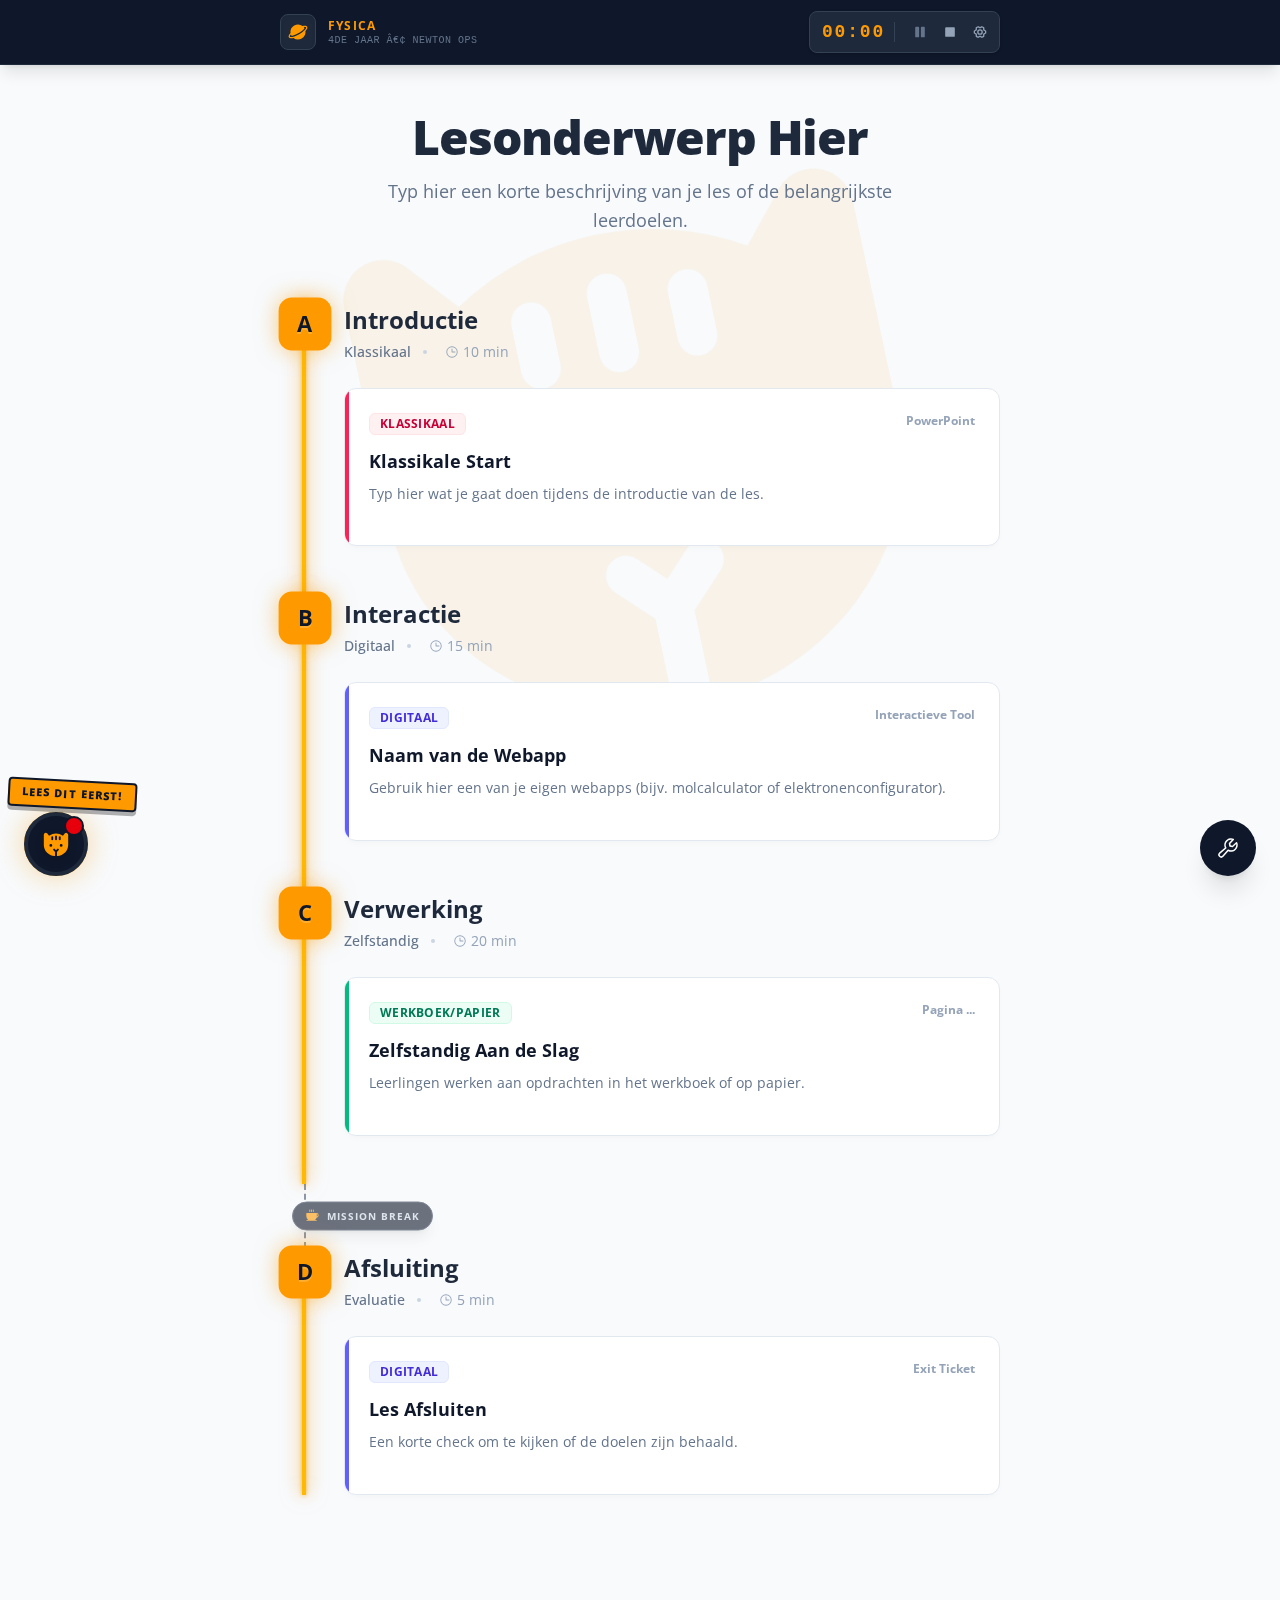
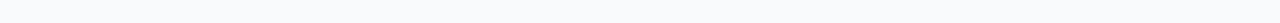
<file: index.html>
<!DOCTYPE html>
<html lang="nl">

<head>
  <meta charset="UTF-8" />
  <link rel="icon" type="image/svg+xml" href="./planner-icon.svg" />
  <meta name="viewport" content="width=device-width, initial-scale=1.0" />
  <title>Planner</title>
  
  <!-- PERFORMANCE: Preconnect to external domains for faster resource loading -->
  <link rel="preconnect" href="https://fonts.googleapis.com">
  <link rel="preconnect" href="https://fonts.gstatic.com" crossorigin>
  <link rel="preconnect" href="https://images.unsplash.com">
  <link rel="preconnect" href="https://www.desmos.com">
  

  <script type="module" crossorigin src="./assets/index-BydJW0sF.js"></script>
  <link rel="stylesheet" crossorigin href="./assets/index-DziK2HH8.css">
</head>

<body>
  <div id="app"></div>
</body>

</html>
</file>
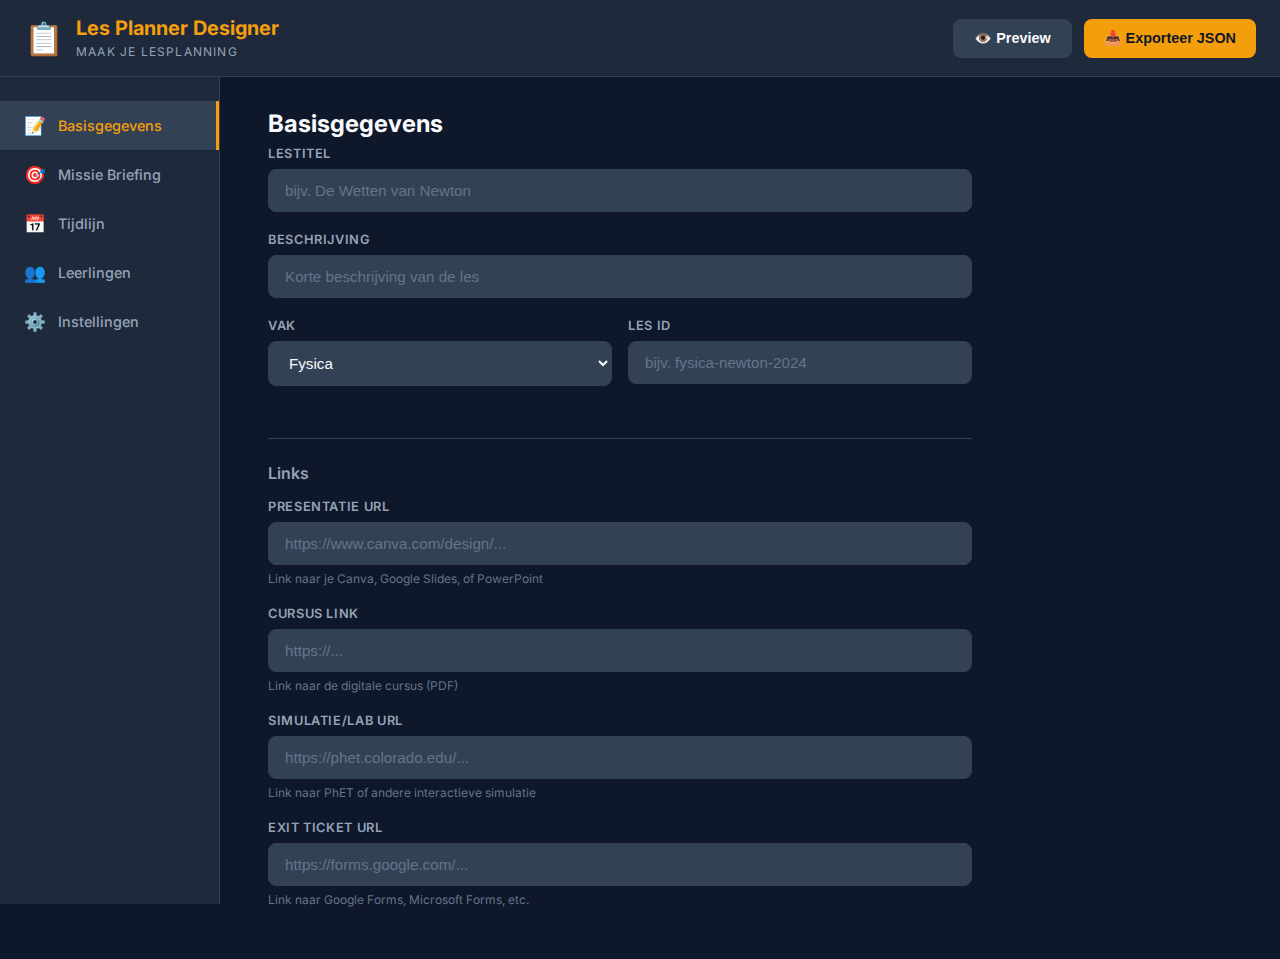
<file: designer/index.html>
<!DOCTYPE html>
<html lang="nl">
<head>
    <meta charset="UTF-8">
    <meta name="viewport" content="width=device-width, initial-scale=1.0">
    <title>Les Planner Designer</title>
    <link rel="stylesheet" href="style.css">
    <link rel="preconnect" href="https://fonts.googleapis.com">
    <link rel="preconnect" href="https://fonts.gstatic.com" crossorigin>
    <link href="https://fonts.googleapis.com/css2?family=Inter:wght@400;500;600;700&display=swap" rel="stylesheet">
</head>
<body>
    <div class="app">
        <!-- Header -->
        <header class="header">
            <div class="header-content">
                <div class="logo">
                    <span class="logo-icon">📋</span>
                    <div class="logo-text">
                        <h1>Les Planner Designer</h1>
                        <span class="logo-subtitle">Maak je lesplanning</span>
                    </div>
                </div>
                <div class="header-actions">
                    <button id="btn-preview" class="btn btn-secondary">👁️ Preview</button>
                    <button id="btn-export" class="btn btn-primary">📥 Exporteer JSON</button>
                </div>
            </div>
        </header>

        <!-- Main Content -->
        <main class="main">
            <!-- Sidebar Navigation -->
            <nav class="sidebar">
                <ul class="nav-list">
                    <li class="nav-item active" data-section="basics">
                        <span class="nav-icon">📝</span>
                        <span class="nav-label">Basisgegevens</span>
                    </li>
                    <li class="nav-item" data-section="briefing">
                        <span class="nav-icon">🎯</span>
                        <span class="nav-label">Missie Briefing</span>
                    </li>
                    <li class="nav-item" data-section="timeline">
                        <span class="nav-icon">📅</span>
                        <span class="nav-label">Tijdlijn</span>
                    </li>
                    <li class="nav-item" data-section="students">
                        <span class="nav-icon">👥</span>
                        <span class="nav-label">Leerlingen</span>
                    </li>
                    <li class="nav-item" data-section="settings">
                        <span class="nav-icon">⚙️</span>
                        <span class="nav-label">Instellingen</span>
                    </li>
                </ul>
            </nav>

            <!-- Content Sections -->
            <div class="content">
                <!-- Section: Basics -->
                <section id="section-basics" class="section active">
                    <h2 class="section-title">Basisgegevens</h2>
                    
                    <div class="form-group">
                        <label for="input-title">Lestitel</label>
                        <input type="text" id="input-title" placeholder="bijv. De Wetten van Newton">
                    </div>

                    <div class="form-group">
                        <label for="input-description">Beschrijving</label>
                        <input type="text" id="input-description" placeholder="Korte beschrijving van de les">
                    </div>

                    <div class="form-row">
                        <div class="form-group">
                            <label for="input-subject">Vak</label>
                            <select id="input-subject">
                                <option value="physics">Fysica</option>
                                <option value="chemistry">Chemie</option>
                            </select>
                        </div>
                        <div class="form-group">
                            <label for="input-id">Les ID</label>
                            <input type="text" id="input-id" placeholder="bijv. fysica-newton-2024">
                        </div>
                    </div>

                    <h3 class="subsection-title">Links</h3>
                    
                    <div class="form-group">
                        <label for="input-presentation">Presentatie URL</label>
                        <input type="url" id="input-presentation" placeholder="https://www.canva.com/design/...">
                        <span class="form-hint">Link naar je Canva, Google Slides, of PowerPoint</span>
                    </div>

                    <div class="form-group">
                        <label for="input-cursus">Cursus Link</label>
                        <input type="url" id="input-cursus" placeholder="https://...">
                        <span class="form-hint">Link naar de digitale cursus (PDF)</span>
                    </div>

                    <div class="form-group">
                        <label for="input-lab">Simulatie/Lab URL</label>
                        <input type="url" id="input-lab" placeholder="https://phet.colorado.edu/...">
                        <span class="form-hint">Link naar PhET of andere interactieve simulatie</span>
                    </div>

                    <div class="form-group">
                        <label for="input-exit">Exit Ticket URL</label>
                        <input type="url" id="input-exit" placeholder="https://forms.google.com/...">
                        <span class="form-hint">Link naar Google Forms, Microsoft Forms, etc.</span>
                    </div>
                </section>

                <!-- Section: Mission Briefing -->
                <section id="section-briefing" class="section">
                    <h2 class="section-title">Missie Briefing</h2>
                    
                    <div class="form-group">
                        <label>Leerdoelen (Fase 1)</label>
                        <div id="goals-list" class="dynamic-list"></div>
                        <button id="btn-add-goal" class="btn btn-small btn-add">+ Leerdoel toevoegen</button>
                    </div>

                    <div class="form-group">
                        <label>Voorkennis (Fase 2)</label>
                        <div id="prerequisites-list" class="dynamic-list"></div>
                        <button id="btn-add-prereq" class="btn btn-small btn-add">+ Voorkennis toevoegen</button>
                    </div>

                    <div class="form-group">
                        <label for="input-textbook">Handboek</label>
                        <input type="text" id="input-textbook" placeholder="bijv. Focus 3 Pelckmans - H5">
                    </div>

                    <div class="form-group">
                        <label>Uitrusting (Fase 3)</label>
                        <div id="equipment-list" class="dynamic-list"></div>
                        <button id="btn-add-equip" class="btn btn-small btn-add">+ Item toevoegen</button>
                    </div>

                    <h3 class="subsection-title">Werkboek Oplossingen</h3>
                    
                    <div class="form-group">
                        <label for="input-workbook-title">Titel</label>
                        <input type="text" id="input-workbook-title" placeholder="Werkboek Oplossingen">
                    </div>

                    <div class="form-group">
                        <label for="input-workbook-subtitle">Subtitel</label>
                        <input type="text" id="input-workbook-subtitle" placeholder="Pagina 12-15">
                    </div>

                    <div class="form-group">
                        <label for="input-workbook-content">Inhoud (Markdown)</label>
                        <textarea id="input-workbook-content" rows="5" placeholder="**Antwoorden:**\n- Vraag 1: 50N\n- Vraag 2: 2 m/s²"></textarea>
                        <span class="form-hint">Gebruik **bold** en - voor opsommingen</span>
                    </div>

                    <div class="form-group">
                        <label for="input-workbook-link">Externe Link</label>
                        <input type="url" id="input-workbook-link" placeholder="https://example.com/solutions.pdf">
                    </div>

                    <div class="form-group">
                        <label for="input-workbook-link-text">Link Tekst</label>
                        <input type="text" id="input-workbook-link-text" placeholder="Open PDF met Oplossingen">
                    </div>
                </section>

                <!-- Section: Timeline -->
                <section id="section-timeline" class="section">
                    <h2 class="section-title">Tijdlijn</h2>
                    <p class="section-description">Voeg activiteiten toe aan je les. Sleep om de volgorde te wijzigen.</p>
                    
                    <div id="timeline-list" class="timeline-list"></div>
                    
                    <button id="btn-add-activity" class="btn btn-primary btn-add-large">+ Activiteit Toevoegen</button>

                    <div class="form-group" style="margin-top: 2rem;">
                        <label class="checkbox-label">
                            <input type="checkbox" id="input-break-enabled">
                            <span>Pauze indicator tonen</span>
                        </label>
                    </div>

                    <div class="form-group" id="break-position-group" style="display: none;">
                        <label for="input-break-after">Pauze na stap</label>
                        <select id="input-break-after">
                            <option value="0">A</option>
                            <option value="1" selected>B</option>
                            <option value="2">C</option>
                            <option value="3">D</option>
                            <option value="4">E</option>
                        </select>
                    </div>
                </section>

                <!-- Section: Students -->
                <section id="section-students" class="section">
                    <h2 class="section-title">Leerlingen</h2>
                    <p class="section-description">Voeg leerlingnamen toe voor de willekeurige naamkiezer (druk N in de planner).</p>
                    
                    <div class="form-group">
                        <label for="input-students">Leerlingen (één per regel)</label>
                        <textarea id="input-students" rows="10" placeholder="Alice&#10;Bob&#10;Charlie&#10;Diana"></textarea>
                    </div>
                </section>

                <!-- Section: Settings -->
                <section id="section-settings" class="section">
                    <h2 class="section-title">Instellingen</h2>
                    
                    <div class="form-group">
                        <label class="checkbox-label">
                            <input type="checkbox" id="input-mascot" checked>
                            <span>Toon mascotte (Commander Cat)</span>
                        </label>
                    </div>
                </section>
            </div>
        </main>

        <!-- Export Modal -->
        <div id="export-modal" class="modal">
            <div class="modal-content">
                <div class="modal-header">
                    <h3>Configuratie Exporteren</h3>
                    <button id="btn-close-modal" class="btn-close">&times;</button>
                </div>
                <div class="modal-body">
                    <div class="form-group">
                        <label>JSON Configuratie</label>
                        <textarea id="export-json" rows="15" readonly></textarea>
                    </div>
                    <div class="export-actions">
                        <button id="btn-copy-json" class="btn btn-secondary">📋 Kopieer JSON</button>
                        <button id="btn-download-json" class="btn btn-secondary">💾 Download .json</button>
                    </div>
                    <hr>
                    <div class="form-group">
                        <label for="gist-url">Of plak een GitHub Gist URL</label>
                        <input type="url" id="gist-url" placeholder="https://gist.github.com/...">
                    </div>
                    <div class="form-group">
                        <label>Planner URL</label>
                        <div class="url-preview" id="planner-url-preview">
                            <code>Voer eerst een Gist URL in</code>
                        </div>
                        <button id="btn-copy-url" class="btn btn-primary" disabled>🔗 Kopieer Planner Link</button>
                    </div>
                </div>
            </div>
        </div>

        <!-- Activity Edit Modal -->
        <div id="activity-modal" class="modal">
            <div class="modal-content modal-large">
                <div class="modal-header">
                    <h3 id="activity-modal-title">Activiteit Bewerken</h3>
                    <button id="btn-close-activity-modal" class="btn-close">&times;</button>
                </div>
                <div class="modal-body">
                    <div class="form-row">
                        <div class="form-group">
                            <label for="activity-step">Stap</label>
                            <input type="text" id="activity-step" placeholder="A" maxlength="2">
                        </div>
                        <div class="form-group">
                            <label for="activity-time">Tijd</label>
                            <input type="text" id="activity-time" placeholder="20 min">
                        </div>
                    </div>

                    <div class="form-row">
                        <div class="form-group">
                            <label for="activity-title">Titel</label>
                            <input type="text" id="activity-title" placeholder="Instructie">
                        </div>
                        <div class="form-group">
                            <label for="activity-subtitle">Subtitel</label>
                            <input type="text" id="activity-subtitle" placeholder="Concepten">
                        </div>
                    </div>

                    <h4>Kaart Instellingen</h4>
                    
                    <div class="form-group">
                        <label for="activity-card-type">Type</label>
                        <select id="activity-card-type">
                            <option value="class">🔴 Klassikaal</option>
                            <option value="paper">🟢 Werkboek</option>
                            <option value="digital">🔵 Digitaal</option>
                        </select>
                    </div>

                    <div class="form-group">
                        <label for="activity-card-meta">Meta tekst</label>
                        <input type="text" id="activity-card-meta" placeholder="bijv. Demonstratie, Pagina 12-15">
                    </div>

                    <div class="form-group">
                        <label for="activity-card-title">Kaart Titel</label>
                        <input type="text" id="activity-card-title" placeholder="De Traagheidstest">
                    </div>

                    <div class="form-group">
                        <label for="activity-card-description">Beschrijving</label>
                        <textarea id="activity-card-description" rows="2" placeholder="Korte beschrijving van de activiteit"></textarea>
                    </div>

                    <div class="form-group">
                        <label for="activity-card-action">Actie Type</label>
                        <select id="activity-card-action">
                            <option value="external_url">Open externe link</option>
                            <option value="workbook">Open werkboek modal</option>
                            <option value="mark_done">Alleen markeren als voltooid</option>
                        </select>
                    </div>

                    <div class="form-group" id="activity-url-group">
                        <label for="activity-card-url">URL</label>
                        <input type="url" id="activity-card-url" placeholder="https://...">
                    </div>

                    <div class="form-group">
                        <label for="activity-card-action-text">Knop Tekst</label>
                        <input type="text" id="activity-card-action-text" placeholder="Start Theorie">
                    </div>

                    <div class="modal-footer">
                        <button id="btn-delete-activity" class="btn btn-danger">🗑️ Verwijderen</button>
                        <button id="btn-save-activity" class="btn btn-primary">💾 Opslaan</button>
                    </div>
                </div>
            </div>
        </div>
    </div>

    <script src="app.js"></script>
</body>
</html>
</file>
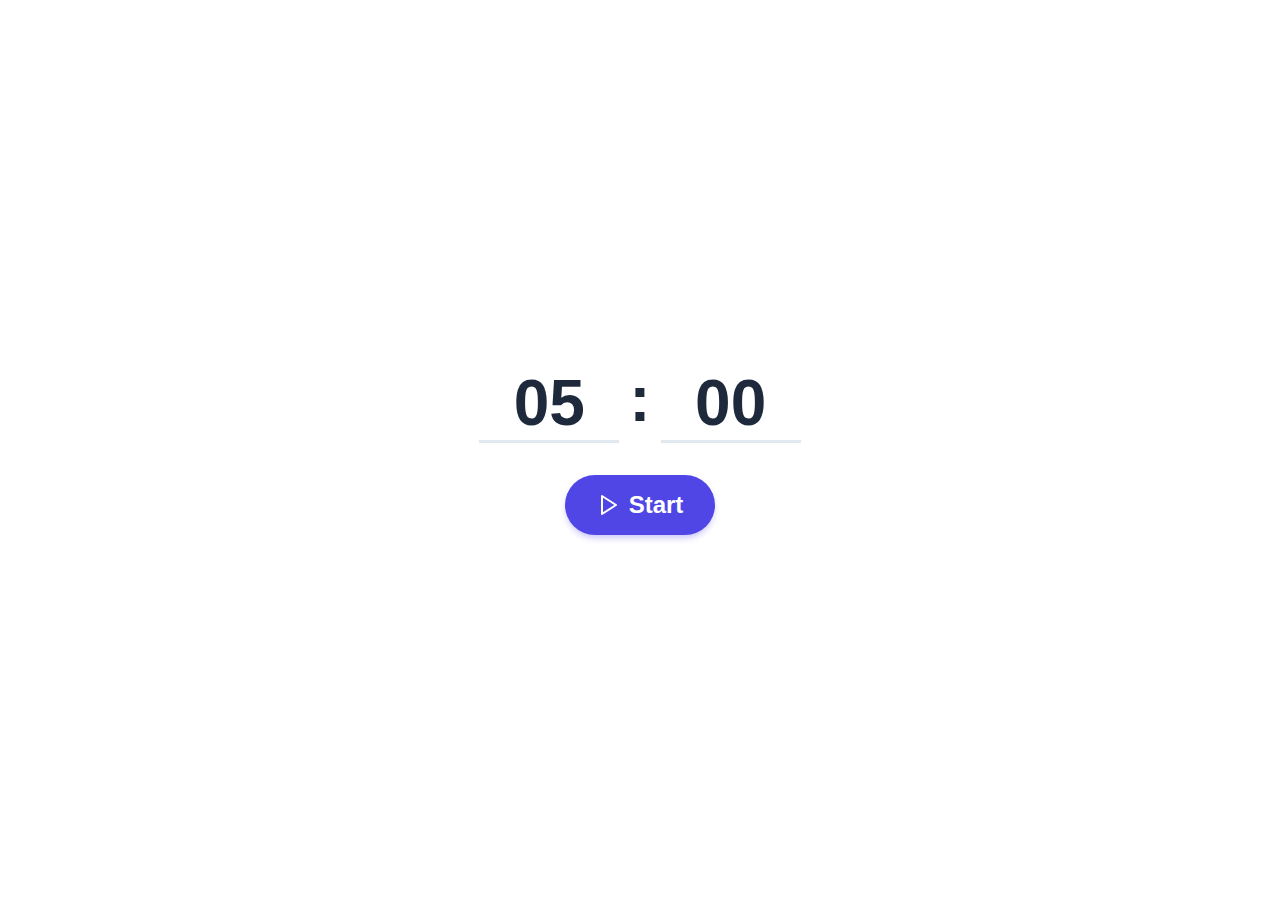
<file: timer.html>
<!DOCTYPE html>
<html lang="en">

<head>
    <meta charset="UTF-8">
    <meta name="viewport" content="width=device-width, initial-scale=1.0">
    <title>Focus Timer</title>
    <style>
        body {
            margin: 0;
            padding: 0;
            font-family: -apple-system, BlinkMacSystemFont, "Segoe UI", Roboto, Helvetica, Arial, sans-serif;
            background: #ffffff;
            color: #1e293b;
            display: flex;
            flex-direction: column;
            align-items: center;
            justify-content: center;
            height: 100vh;
            overflow: hidden;
            user-select: none;
        }

        .container {
            text-align: center;
        }

        .inputs {
            display: flex;
            gap: 10px;
            align-items: center;
            justify-content: center;
            font-size: 4rem;
            font-weight: bold;
            margin-bottom: 2rem;
        }

        input {
            width: 140px;
            border: none;
            border-bottom: 3px solid #e2e8f0;
            font-size: 4rem;
            text-align: center;
            font-weight: bold;
            color: #1e293b;
            outline: none;
            background: transparent;
            padding: 0;
            margin: 0;
        }

        input:focus {
            border-color: #6366f1;
        }

        input::-webkit-outer-spin-button,
        input::-webkit-inner-spin-button {
            -webkit-appearance: none;
            margin: 0;
        }

        input[type=number] {
            -moz-appearance: textfield;
        }

        .colon {
            margin-top: -10px;
        }

        .display {
            font-size: 8rem;
            font-weight: 800;
            font-variant-numeric: tabular-nums;
            line-height: 1;
        }

        .controls {
            display: flex;
            gap: 1rem;
            justify-content: center;
            margin-top: 2rem;
        }

        button {
            border: none;
            padding: 16px 32px;
            border-radius: 50px;
            font-size: 1.5rem;
            font-weight: 600;
            cursor: pointer;
            transition: transform 0.1s, opacity 0.2s;
            display: flex;
            align-items: center;
            gap: 8px;
        }

        button:active {
            transform: scale(0.95);
        }

        .btn-primary {
            background: #4f46e5;
            color: white;
            box-shadow: 0 4px 6px -1px rgba(79, 70, 229, 0.3);
        }

        .btn-primary:hover {
            background: #4338ca;
        }

        .btn-danger {
            background: #fee2e2;
            color: #991b1b;
        }

        .btn-danger:hover {
            background: #fecaca;
        }

        .btn-secondary {
            background: #f1f5f9;
            color: #64748b;
        }

        .btn-secondary:hover {
            background: #e2e8f0;
        }

        .hidden {
            display: none;
        }

        .finished {
            animation: pulseBg 1s infinite;
            color: #dc2626;
        }

        @keyframes pulseBg {
            0% {
                background: #fff;
            }

            50% {
                background: #fef2f2;
            }

            100% {
                background: #fff;
            }
        }
    </style>
</head>

<body>

    <div id="setup" class="container">
        <div class="inputs">
            <input type="number" id="inMins" value="05" placeholder="00" min="0" max="99" onblur="pad(this)"
                autocomplete="off">
            <span class="colon">:</span>
            <input type="number" id="inSecs" value="00" placeholder="00" min="0" max="59" onblur="pad(this)"
                autocomplete="off">
        </div>
        <div class="controls">
            <button onclick="startTimer()" class="btn-primary">
                <svg width="24" height="24" fill="none" stroke="currentColor" stroke-width="2" viewBox="0 0 24 24">
                    <path stroke-linecap="round" stroke-linejoin="round" d="M5 3l14 9-14 9V3z"></path>
                </svg>
                Start
            </button>
        </div>
    </div>

    <div id="running" class="container hidden">
        <div id="display" class="display">05:00</div>
        <div class="controls">
            <button onclick="resetTimer()" class="btn-secondary">
                <svg width="24" height="24" fill="none" stroke="currentColor" stroke-width="2" viewBox="0 0 24 24">
                    <path stroke-linecap="round" stroke-linejoin="round"
                        d="M4 4v5h.582m15.356 2A8.001 8.001 0 004.582 9m0 0H9m11 11v-5h-.581m0 0a8.003 8.003 0 01-15.357-2m15.357 2H15">
                    </path>
                </svg>
                Reset
            </button>
            <button id="toggleBtn" onclick="togglePause()" class="btn-primary">
                <svg width="24" height="24" fill="none" stroke="currentColor" stroke-width="2" viewBox="0 0 24 24">
                    <path stroke-linecap="round" stroke-linejoin="round"
                        d="M10 9v6m4-6v6m7-3a9 9 0 11-18 0 9 9 0 0118 0z"></path>
                </svg>
                Pause
            </button>
        </div>
    </div>

    <script>
        let interval;
        let timeLeft = 0;
        let isPaused = false;
        let audioCtx;

        function pad(el) {
            el.value = el.value.toString().padStart(2, '0');
        }

        function startTimer() {
            if (!audioCtx) {
                audioCtx = new (window.AudioContext || window.webkitAudioContext)();
            }
            if (audioCtx.state === 'suspended') {
                audioCtx.resume();
            }

            const m = parseInt(document.getElementById('inMins').value) || 0;
            const s = parseInt(document.getElementById('inSecs').value) || 0;
            if (m === 0 && s === 0) return;

            timeLeft = m * 60 + s;
            updateDisplay();

            document.getElementById('setup').classList.add('hidden');
            document.getElementById('running').classList.remove('hidden');
            document.body.classList.remove('finished');

            isPaused = false;
            if (interval) clearInterval(interval);
            interval = setInterval(tick, 1000);
        }

        function tick() {
            if (isPaused) return;
            if (timeLeft > 0) {
                timeLeft--;
                updateDisplay();
            } else {
                finish();
            }
        }

        function finish() {
            clearInterval(interval);
            document.body.classList.add('finished');
            playAlarm();
        }

        function updateDisplay() {
            const m = Math.floor(timeLeft / 60).toString().padStart(2, '0');
            const s = (timeLeft % 60).toString().padStart(2, '0');
            document.getElementById('display').textContent = `${m}:${s}`;
        }

        function togglePause() {
            isPaused = !isPaused;
            const btn = document.getElementById('toggleBtn');
            if (isPaused) {
                btn.innerHTML = 'Resume';
                btn.classList.add('btn-danger');
            } else {
                btn.innerHTML = 'Pause';
                btn.classList.remove('btn-danger');
            }
        }

        function resetTimer() {
            clearInterval(interval);
            document.getElementById('setup').classList.remove('hidden');
            document.getElementById('running').classList.add('hidden');
            document.body.classList.remove('finished');
        }

        function playAlarm() {
            if (!audioCtx) audioCtx = new (window.AudioContext || window.webkitAudioContext)();
            const osc = audioCtx.createOscillator();
            const gain = audioCtx.createGain();
            osc.connect(gain);
            gain.connect(audioCtx.destination);

            const now = audioCtx.currentTime;

            osc.frequency.setValueAtTime(880, now);
            osc.frequency.setValueAtTime(440, now + 0.2);
            osc.frequency.setValueAtTime(880, now + 0.4);
            osc.frequency.setValueAtTime(440, now + 0.6);

            gain.gain.setValueAtTime(0.5, now);
            gain.gain.exponentialRampToValueAtTime(0.01, now + 0.8);

            osc.start(now);
            osc.stop(now + 0.8);
        }

        window.addEventListener('keydown', (e) => {
            if (e.key === 'Enter' && !document.getElementById('setup').classList.contains('hidden')) {
                startTimer();
            }
        });
    </script>
</body>

</html>
</file>
<file: assets/index-DziK2HH8.css>
@import"https://fonts.googleapis.com/css2?family=Open+Sans:ital,wght@0,300..800;1,300..800&display=swap";@layer properties{@supports ((-webkit-hyphens:none) and (not (margin-trim:inline))) or ((-moz-orient:inline) and (not (color:rgb(from red r g b)))){*,:before,:after,::backdrop{--tw-translate-x:0;--tw-translate-y:0;--tw-translate-z:0;--tw-scale-x:1;--tw-scale-y:1;--tw-scale-z:1;--tw-rotate-x:initial;--tw-rotate-y:initial;--tw-rotate-z:initial;--tw-skew-x:initial;--tw-skew-y:initial;--tw-space-y-reverse:0;--tw-border-style:solid;--tw-gradient-position:initial;--tw-gradient-from:#0000;--tw-gradient-via:#0000;--tw-gradient-to:#0000;--tw-gradient-stops:initial;--tw-gradient-via-stops:initial;--tw-gradient-from-position:0%;--tw-gradient-via-position:50%;--tw-gradient-to-position:100%;--tw-leading:initial;--tw-font-weight:initial;--tw-tracking:initial;--tw-ordinal:initial;--tw-slashed-zero:initial;--tw-numeric-figure:initial;--tw-numeric-spacing:initial;--tw-numeric-fraction:initial;--tw-shadow:0 0 #0000;--tw-shadow-color:initial;--tw-shadow-alpha:100%;--tw-inset-shadow:0 0 #0000;--tw-inset-shadow-color:initial;--tw-inset-shadow-alpha:100%;--tw-ring-color:initial;--tw-ring-shadow:0 0 #0000;--tw-inset-ring-color:initial;--tw-inset-ring-shadow:0 0 #0000;--tw-ring-inset:initial;--tw-ring-offset-width:0px;--tw-ring-offset-color:#fff;--tw-ring-offset-shadow:0 0 #0000;--tw-outline-style:solid;--tw-blur:initial;--tw-brightness:initial;--tw-contrast:initial;--tw-grayscale:initial;--tw-hue-rotate:initial;--tw-invert:initial;--tw-opacity:initial;--tw-saturate:initial;--tw-sepia:initial;--tw-drop-shadow:initial;--tw-drop-shadow-color:initial;--tw-drop-shadow-alpha:100%;--tw-drop-shadow-size:initial;--tw-backdrop-blur:initial;--tw-backdrop-brightness:initial;--tw-backdrop-contrast:initial;--tw-backdrop-grayscale:initial;--tw-backdrop-hue-rotate:initial;--tw-backdrop-invert:initial;--tw-backdrop-opacity:initial;--tw-backdrop-saturate:initial;--tw-backdrop-sepia:initial;--tw-duration:initial;--tw-ease:initial}}}@layer theme{:root,:host{--font-serif:ui-serif,Georgia,Cambria,"Times New Roman",Times,serif;--color-red-50:oklch(97.1% .013 17.38);--color-red-100:oklch(93.6% .032 17.717);--color-red-400:oklch(70.4% .191 22.216);--color-red-500:oklch(63.7% .237 25.331);--color-red-600:oklch(57.7% .245 27.325);--color-red-900:oklch(39.6% .141 25.723);--color-orange-50:oklch(98% .016 73.684);--color-orange-100:oklch(95.4% .038 75.164);--color-orange-400:oklch(75% .183 55.934);--color-amber-50:oklch(98.7% .022 95.277);--color-amber-100:oklch(96.2% .059 95.617);--color-amber-300:oklch(87.9% .169 91.605);--color-amber-400:oklch(82.8% .189 84.429);--color-amber-500:oklch(76.9% .188 70.08);--color-amber-600:oklch(66.6% .179 58.318);--color-amber-700:oklch(55.5% .163 48.998);--color-green-100:oklch(96.2% .044 156.743);--color-green-500:oklch(72.3% .219 149.579);--color-green-600:oklch(62.7% .194 149.214);--color-emerald-50:oklch(97.9% .021 166.113);--color-emerald-100:oklch(95% .052 163.051);--color-emerald-200:oklch(90.5% .093 164.15);--color-emerald-300:oklch(84.5% .143 164.978);--color-emerald-400:oklch(76.5% .177 163.223);--color-emerald-500:oklch(69.6% .17 162.48);--color-emerald-600:oklch(59.6% .145 163.225);--color-emerald-700:oklch(50.8% .118 165.612);--color-emerald-800:oklch(43.2% .095 166.913);--color-emerald-900:oklch(37.8% .077 168.94);--color-teal-50:oklch(98.4% .014 180.72);--color-teal-500:oklch(70.4% .14 182.503);--color-teal-600:oklch(60% .118 184.704);--color-blue-50:oklch(97% .014 254.604);--color-blue-100:oklch(93.2% .032 255.585);--color-blue-800:oklch(42.4% .199 265.638);--color-blue-900:oklch(37.9% .146 265.522);--color-indigo-50:oklch(96.2% .018 272.314);--color-indigo-100:oklch(93% .034 272.788);--color-indigo-200:oklch(87% .065 274.039);--color-indigo-300:oklch(78.5% .115 274.713);--color-indigo-400:oklch(67.3% .182 276.935);--color-indigo-500:oklch(58.5% .233 277.117);--color-indigo-600:oklch(51.1% .262 276.966);--color-indigo-700:oklch(45.7% .24 277.023);--color-indigo-800:oklch(39.8% .195 277.366);--color-indigo-900:oklch(35.9% .144 278.697);--color-violet-50:oklch(96.9% .016 293.756);--color-violet-100:oklch(94.3% .029 294.588);--color-violet-500:oklch(60.6% .25 292.717);--color-violet-600:oklch(54.1% .281 293.009);--color-purple-500:oklch(62.7% .265 303.9);--color-purple-600:oklch(55.8% .288 302.321);--color-rose-50:oklch(96.9% .015 12.422);--color-rose-100:oklch(94.1% .03 12.58);--color-rose-400:oklch(71.2% .194 13.428);--color-rose-500:oklch(64.5% .246 16.439);--color-rose-600:oklch(58.6% .253 17.585);--color-rose-700:oklch(51.4% .222 16.935);--color-slate-950:oklch(12.9% .042 264.695);--color-black:#000;--color-white:#fff;--spacing:.25rem;--container-xs:20rem;--container-sm:24rem;--container-md:28rem;--container-lg:32rem;--container-xl:36rem;--container-2xl:42rem;--container-3xl:48rem;--container-4xl:56rem;--container-5xl:64rem;--container-6xl:72rem;--container-7xl:80rem;--text-xs:.75rem;--text-xs--line-height:calc(1/.75);--text-sm:.875rem;--text-sm--line-height:calc(1.25/.875);--text-base:1rem;--text-base--line-height: 1.5 ;--text-lg:1.125rem;--text-lg--line-height:calc(1.75/1.125);--text-xl:1.25rem;--text-xl--line-height:calc(1.75/1.25);--text-2xl:1.5rem;--text-2xl--line-height:calc(2/1.5);--text-3xl:1.875rem;--text-3xl--line-height: 1.2 ;--text-4xl:2.25rem;--text-4xl--line-height:calc(2.5/2.25);--text-5xl:3rem;--text-5xl--line-height:1;--text-6xl:3.75rem;--text-6xl--line-height:1;--text-7xl:4.5rem;--text-7xl--line-height:1;--text-8xl:6rem;--text-8xl--line-height:1;--text-9xl:8rem;--text-9xl--line-height:1;--font-weight-light:300;--font-weight-normal:400;--font-weight-medium:500;--font-weight-semibold:600;--font-weight-bold:700;--font-weight-extrabold:800;--font-weight-black:900;--tracking-tighter:-.05em;--tracking-tight:-.025em;--tracking-wide:.025em;--tracking-wider:.05em;--tracking-widest:.1em;--leading-tight:1.25;--leading-snug:1.375;--leading-normal:1.5;--leading-relaxed:1.625;--radius-md:.375rem;--radius-lg:.5rem;--radius-xl:.75rem;--radius-2xl:1rem;--radius-3xl:1.5rem;--drop-shadow-sm:0 1px 2px #00000026;--drop-shadow-md:0 3px 3px #0000001f;--drop-shadow-lg:0 4px 4px #00000026;--drop-shadow-2xl:0 25px 25px #00000026;--ease-out:cubic-bezier(0,0,.2,1);--ease-in-out:cubic-bezier(.4,0,.2,1);--animate-ping:ping 1s cubic-bezier(0,0,.2,1)infinite;--animate-pulse:pulse 2s cubic-bezier(.4,0,.6,1)infinite;--animate-bounce:bounce 1s infinite;--blur-sm:8px;--blur-md:12px;--blur-3xl:64px;--aspect-video:16/9;--default-transition-duration:.15s;--default-transition-timing-function:cubic-bezier(.4,0,.2,1)}}@layer base{*,:after,:before,::backdrop{box-sizing:border-box;border:0 solid;margin:0;padding:0}::file-selector-button{box-sizing:border-box;border:0 solid;margin:0;padding:0}html,:host{-webkit-text-size-adjust:100%;-moz-tab-size:4;-o-tab-size:4;tab-size:4;font-feature-settings:normal;font-variation-settings:normal;-webkit-tap-highlight-color:transparent;font-family:Open Sans,sans-serif;line-height:1.5}hr{height:0;color:inherit;border-top-width:1px}abbr:where([title]){-webkit-text-decoration:underline dotted;text-decoration:underline dotted}h1,h2,h3,h4,h5,h6{font-size:inherit;font-weight:inherit}a{color:inherit;-webkit-text-decoration:inherit;text-decoration:inherit}b,strong{font-weight:bolder}code,kbd,samp,pre{font-feature-settings:normal;font-variation-settings:normal;font-family:JetBrains Mono,monospace;font-size:1em}small{font-size:80%}sub,sup{vertical-align:baseline;font-size:75%;line-height:0;position:relative}sub{bottom:-.25em}sup{top:-.5em}table{text-indent:0;border-color:inherit;border-collapse:collapse}:-moz-focusring{outline:auto}progress{vertical-align:baseline}summary{display:list-item}ol,ul,menu{list-style:none}img,svg,video,canvas,audio,iframe,embed,object{vertical-align:middle;display:block}img,video{max-width:100%;height:auto}button,input,select,optgroup,textarea{font:inherit;font-feature-settings:inherit;font-variation-settings:inherit;letter-spacing:inherit;color:inherit;opacity:1;background-color:#0000;border-radius:0}::file-selector-button{font:inherit;font-feature-settings:inherit;font-variation-settings:inherit;letter-spacing:inherit;color:inherit;opacity:1;background-color:#0000;border-radius:0}:where(select:is([multiple],[size])) optgroup{font-weight:bolder}:where(select:is([multiple],[size])) optgroup option{padding-inline-start:20px}::file-selector-button{margin-inline-end:4px}::-moz-placeholder{opacity:1}::placeholder{opacity:1}@supports (not (-webkit-appearance:-apple-pay-button)) or (contain-intrinsic-size:1px){::-moz-placeholder{color:currentColor}::placeholder{color:currentColor}@supports (color:color-mix(in lab,red,red)){::-moz-placeholder{color:color-mix(in oklab,currentcolor 50%,transparent)}::placeholder{color:color-mix(in oklab,currentcolor 50%,transparent)}}}textarea{resize:vertical}::-webkit-search-decoration{-webkit-appearance:none}::-webkit-date-and-time-value{min-height:1lh;text-align:inherit}::-webkit-datetime-edit{display:inline-flex}::-webkit-datetime-edit-fields-wrapper{padding:0}::-webkit-datetime-edit{padding-block:0}::-webkit-datetime-edit-year-field{padding-block:0}::-webkit-datetime-edit-month-field{padding-block:0}::-webkit-datetime-edit-day-field{padding-block:0}::-webkit-datetime-edit-hour-field{padding-block:0}::-webkit-datetime-edit-minute-field{padding-block:0}::-webkit-datetime-edit-second-field{padding-block:0}::-webkit-datetime-edit-millisecond-field{padding-block:0}::-webkit-datetime-edit-meridiem-field{padding-block:0}::-webkit-calendar-picker-indicator{line-height:1}:-moz-ui-invalid{box-shadow:none}button,input:where([type=button],[type=reset],[type=submit]){-webkit-appearance:button;-moz-appearance:button;appearance:button}::file-selector-button{-webkit-appearance:button;-moz-appearance:button;appearance:button}::-webkit-inner-spin-button{height:auto}::-webkit-outer-spin-button{height:auto}[hidden]:where(:not([hidden=until-found])){display:none!important}}@layer components{.badge{border-radius:var(--radius-md);border-style:var(--tw-border-style);padding-inline:calc(var(--spacing)*2.5);padding-block:calc(var(--spacing)*.5);font-size:var(--text-xs);line-height:var(--tw-leading,var(--text-xs--line-height));--tw-font-weight:var(--font-weight-bold);font-weight:var(--font-weight-bold);--tw-tracking:var(--tracking-wide);letter-spacing:var(--tracking-wide);text-transform:uppercase;border-width:1px}.badge-neutral{color:#475569;background-color:#f1f5f9;border-color:#e2e8f0}.badge-digital{border-color:var(--color-indigo-100);background-color:var(--color-indigo-50);color:var(--color-indigo-700)}.badge-paper{border-color:var(--color-emerald-100);background-color:var(--color-emerald-50);color:var(--color-emerald-700)}.badge-class{border-color:var(--color-rose-100);background-color:var(--color-rose-50);color:var(--color-rose-700)}.card{border-radius:var(--radius-xl);border-style:var(--tw-border-style);background-color:var(--color-white);width:100%;padding:calc(var(--spacing)*6);text-align:left;--tw-shadow:0 4px 6px -1px var(--tw-shadow-color,#00000005),0 2px 4px -1px var(--tw-shadow-color,#00000005);box-shadow:var(--tw-inset-shadow),var(--tw-inset-ring-shadow),var(--tw-ring-offset-shadow),var(--tw-ring-shadow),var(--tw-shadow);transition-property:all;transition-timing-function:var(--tw-ease,var(--default-transition-timing-function));transition-duration:var(--tw-duration,var(--default-transition-duration));--tw-duration:.2s;border-width:1px;border-color:#e2e8f0;transition-duration:.2s;display:block;position:relative;overflow:hidden}.card-interactive{cursor:pointer}@media(hover:hover){.card-interactive:hover{--tw-translate-y:calc(var(--spacing)*-.5);translate:var(--tw-translate-x)var(--tw-translate-y);--tw-shadow:0 10px 15px -3px var(--tw-shadow-color,#0000000d),0 4px 6px -2px var(--tw-shadow-color,#00000006);box-shadow:var(--tw-inset-shadow),var(--tw-inset-ring-shadow),var(--tw-ring-offset-shadow),var(--tw-ring-shadow),var(--tw-shadow);border-color:#cbd5e1}}.card-locked{cursor:not-allowed;opacity:.6;--tw-grayscale:grayscale(.8);filter:var(--tw-blur,)var(--tw-brightness,)var(--tw-contrast,)var(--tw-grayscale,)var(--tw-hue-rotate,)var(--tw-invert,)var(--tw-saturate,)var(--tw-sepia,)var(--tw-drop-shadow,);background-color:#f8fafc}.card:before{content:"";top:calc(var(--spacing)*0);bottom:calc(var(--spacing)*0);left:calc(var(--spacing)*0);width:calc(var(--spacing)*1);transition-property:color,background-color,border-color,outline-color,text-decoration-color,fill,stroke,--tw-gradient-from,--tw-gradient-via,--tw-gradient-to;transition-timing-function:var(--tw-ease,var(--default-transition-timing-function));transition-duration:var(--tw-duration,var(--default-transition-duration));--tw-duration:.2s;transition-duration:.2s;position:absolute}.card-digital:before{background-color:var(--color-indigo-500)}.card-paper:before{background-color:var(--color-emerald-500)}.card-class:before{background-color:var(--color-rose-500)}.card-digital:hover{border-color:var(--color-indigo-500)}.card-paper:hover{border-color:var(--color-emerald-500)}.card-class:hover{border-color:var(--color-rose-500)}.card-done .status-icon{--tw-scale-x:100%;--tw-scale-y:100%;--tw-scale-z:100%;scale:var(--tw-scale-x)var(--tw-scale-y);opacity:1}.timeline-icon{top:calc(var(--spacing)*0);z-index:20;height:calc(var(--spacing)*12);width:calc(var(--spacing)*12);border-radius:var(--radius-xl);font-size:var(--text-xl);line-height:var(--tw-leading,var(--text-xl--line-height));--tw-font-weight:var(--font-weight-bold);font-weight:var(--font-weight-bold);color:var(--color-white);--tw-shadow:0 10px 15px -3px var(--tw-shadow-color,#0000001a),0 4px 6px -4px var(--tw-shadow-color,#0000001a);--tw-ring-shadow:var(--tw-ring-inset,)0 0 0 calc(4px + var(--tw-ring-offset-width))var(--tw-ring-color,currentcolor);box-shadow:var(--tw-inset-shadow),var(--tw-inset-ring-shadow),var(--tw-ring-offset-shadow),var(--tw-ring-shadow),var(--tw-shadow);--tw-ring-color:#f8fafc;transition-property:all;transition-timing-function:var(--tw-ease,var(--default-transition-timing-function));transition-duration:var(--tw-duration,var(--default-transition-duration));--tw-duration:.5s;background-color:#0f172a;flex-shrink:0;justify-content:center;align-items:center;transition-duration:.5s;display:flex;position:absolute;left:-24px}.timeline-icon.active{--tw-scale-x:110%;--tw-scale-y:110%;--tw-scale-z:110%;scale:var(--tw-scale-x)var(--tw-scale-y);background-color:var(--color-amber-500);color:#0f172a;--tw-ring-shadow:var(--tw-ring-inset,)0 0 0 calc(4px + var(--tw-ring-offset-width))var(--tw-ring-color,currentcolor);box-shadow:var(--tw-inset-shadow),var(--tw-inset-ring-shadow),var(--tw-ring-offset-shadow),var(--tw-ring-shadow),var(--tw-shadow);--tw-ring-color:#f99c004d}@supports (color:color-mix(in lab,red,red)){.timeline-icon.active{--tw-ring-color:color-mix(in oklab,var(--color-amber-500)30%,transparent)}}.timeline-icon.active{text-shadow:0 2px #fff3;box-shadow:0 0 20px #f59e0b80}.timeline-line{margin-left:calc(var(--spacing)*6);padding-bottom:calc(var(--spacing)*8);padding-left:calc(var(--spacing)*10);transition-property:color,background-color,border-color,outline-color,text-decoration-color,fill,stroke,--tw-gradient-from,--tw-gradient-via,--tw-gradient-to;transition-timing-function:var(--tw-ease,var(--default-transition-timing-function));transition-duration:var(--tw-duration,var(--default-transition-duration));--tw-duration:1s;--tw-ease:var(--ease-in-out);transition-duration:1s;transition-timing-function:var(--ease-in-out);position:relative}.timeline-line:before{content:"";top:calc(var(--spacing)*0);bottom:calc(var(--spacing)*0);width:calc(var(--spacing)*1);transition-property:color,background-color,border-color,outline-color,text-decoration-color,fill,stroke,--tw-gradient-from,--tw-gradient-via,--tw-gradient-to;transition-timing-function:var(--tw-ease,var(--default-transition-timing-function));transition-duration:var(--tw-duration,var(--default-transition-duration));--tw-duration:1s;background-color:#e2e8f080;border-radius:3.40282e38px;transition-duration:1s;position:absolute;left:-2px}.timeline-line.active:before{background-color:var(--color-amber-500);box-shadow:0 0 15px #f59e0b66}.timeline-line.active:after{content:"";top:calc(var(--spacing)*0);bottom:calc(var(--spacing)*0);width:calc(var(--spacing)*1);background-color:var(--color-amber-400);animation:3s ease-in-out infinite beamPulse;position:absolute;left:-2px;box-shadow:0 0 20px #f59e0b99,0 0 4px #f59e0bcc}@keyframes beamPulse{0%,to{opacity:.4}50%{opacity:1;box-shadow:0 0 30px #f59e0bcc,0 0 10px #f59e0b80}}.btn{justify-content:center;align-items:center;gap:calc(var(--spacing)*2);border-radius:var(--radius-lg);padding-inline:calc(var(--spacing)*4);padding-block:calc(var(--spacing)*2);font-size:var(--text-sm);line-height:var(--tw-leading,var(--text-sm--line-height));--tw-font-weight:var(--font-weight-medium);font-weight:var(--font-weight-medium);transition-property:color,background-color,border-color,outline-color,text-decoration-color,fill,stroke,--tw-gradient-from,--tw-gradient-via,--tw-gradient-to;transition-timing-function:var(--tw-ease,var(--default-transition-timing-function));transition-duration:var(--tw-duration,var(--default-transition-duration));--tw-duration:.2s;transition-duration:.2s;display:inline-flex}.btn:focus{--tw-ring-shadow:var(--tw-ring-inset,)0 0 0 calc(2px + var(--tw-ring-offset-width))var(--tw-ring-color,currentcolor);box-shadow:var(--tw-inset-shadow),var(--tw-inset-ring-shadow),var(--tw-ring-offset-shadow),var(--tw-ring-shadow),var(--tw-shadow);--tw-ring-offset-width:2px;--tw-ring-offset-shadow:var(--tw-ring-inset,)0 0 0 var(--tw-ring-offset-width)var(--tw-ring-offset-color);--tw-outline-style:none;outline-style:none}.btn-primary{color:var(--color-white);--tw-shadow:0 1px 3px 0 var(--tw-shadow-color,#0000001a),0 1px 2px -1px var(--tw-shadow-color,#0000001a);box-shadow:var(--tw-inset-shadow),var(--tw-inset-ring-shadow),var(--tw-ring-offset-shadow),var(--tw-ring-shadow),var(--tw-shadow);background-color:#0f172a}@media(hover:hover){.btn-primary:hover{background-color:#1e293b}}.btn-primary:focus{--tw-ring-color:#64748b}.btn-ghost{color:#64748b;background-color:#0000}@media(hover:hover){.btn-ghost:hover{color:#0f172a;background-color:#f1f5f9}}.modal-backdrop{pointer-events:none;inset:calc(var(--spacing)*0);z-index:50;padding:calc(var(--spacing)*4);opacity:0;--tw-backdrop-blur:blur(var(--blur-sm));-webkit-backdrop-filter:var(--tw-backdrop-blur,)var(--tw-backdrop-brightness,)var(--tw-backdrop-contrast,)var(--tw-backdrop-grayscale,)var(--tw-backdrop-hue-rotate,)var(--tw-backdrop-invert,)var(--tw-backdrop-opacity,)var(--tw-backdrop-saturate,)var(--tw-backdrop-sepia,);backdrop-filter:var(--tw-backdrop-blur,)var(--tw-backdrop-brightness,)var(--tw-backdrop-contrast,)var(--tw-backdrop-grayscale,)var(--tw-backdrop-hue-rotate,)var(--tw-backdrop-invert,)var(--tw-backdrop-opacity,)var(--tw-backdrop-saturate,)var(--tw-backdrop-sepia,);transition-property:opacity;transition-timing-function:var(--tw-ease,var(--default-transition-timing-function));transition-duration:var(--tw-duration,var(--default-transition-duration));background-color:#0f172acc;justify-content:center;align-items:center;display:flex;position:fixed}.modal-backdrop.open{pointer-events:auto;opacity:1}.modal-content{width:100%;max-height:90vh;max-width:var(--container-5xl);--tw-scale-x:95%;--tw-scale-y:95%;--tw-scale-z:95%;scale:var(--tw-scale-x)var(--tw-scale-y);transform:var(--tw-rotate-x,)var(--tw-rotate-y,)var(--tw-rotate-z,)var(--tw-skew-x,)var(--tw-skew-y,);border-radius:var(--radius-2xl);background-color:var(--color-white);--tw-shadow:0 25px 50px -12px var(--tw-shadow-color,#00000040);box-shadow:var(--tw-inset-shadow),var(--tw-inset-ring-shadow),var(--tw-ring-offset-shadow),var(--tw-ring-shadow),var(--tw-shadow);transition-property:transform,translate,scale,rotate;transition-timing-function:var(--tw-ease,var(--default-transition-timing-function));transition-duration:var(--tw-duration,var(--default-transition-duration));--tw-duration:.2s;flex-direction:column;transition-duration:.2s;display:flex;overflow:hidden}.modal-backdrop.open .modal-content{--tw-scale-x:100%;--tw-scale-y:100%;--tw-scale-z:100%;scale:var(--tw-scale-x)var(--tw-scale-y)}.modal-fullscreen{inset:calc(var(--spacing)*0);z-index:100;width:100vw;height:100vh;color:var(--color-white);background-color:#0f172a;flex-direction:column;display:flex;position:fixed;overflow:hidden}.prose h3{margin-bottom:calc(var(--spacing)*6);font-size:var(--text-2xl);line-height:var(--tw-leading,var(--text-2xl--line-height));--tw-font-weight:var(--font-weight-bold);font-weight:var(--font-weight-bold);--tw-tracking:var(--tracking-tight);letter-spacing:var(--tracking-tight);color:#0f172a}.prose p{margin-bottom:calc(var(--spacing)*6);font-size:var(--text-lg);line-height:var(--tw-leading,var(--text-lg--line-height));--tw-leading:var(--leading-relaxed);line-height:var(--leading-relaxed);color:#475569}.slide-viewport{background-color:var(--color-black);justify-content:center;align-items:center;width:100%;height:100%;display:flex;position:relative;overflow:hidden}.ppt-stage{transform-origin:50%;background-color:var(--color-white);--tw-shadow:0 25px 50px -12px var(--tw-shadow-color,#00000040);box-shadow:var(--tw-inset-shadow),var(--tw-inset-ring-shadow),var(--tw-ring-offset-shadow),var(--tw-ring-shadow),var(--tw-shadow);width:1920px;height:1080px;position:relative;overflow:hidden}.slide-enter-active,.slide-leave-active,.slide-back-enter-active,.slide-back-leave-active{inset:calc(var(--spacing)*0);transition-property:transform,translate,scale,rotate;transition-timing-function:var(--tw-ease,var(--default-transition-timing-function));transition-duration:var(--tw-duration,var(--default-transition-duration));--tw-duration:.5s;--tw-ease:var(--ease-in-out);transition-duration:.5s;transition-timing-function:var(--ease-in-out);position:absolute}.slide-enter-from{transform:translate(100%)}.slide-leave-to,.slide-back-enter-from{transform:translate(-100%)}.slide-back-leave-to{transform:translate(100%)}.fade-enter-active,.fade-leave-active{transition-property:opacity;transition-timing-function:var(--tw-ease,var(--default-transition-timing-function));transition-duration:var(--tw-duration,var(--default-transition-duration));--tw-duration:.3s;transition-duration:.3s}.fade-enter-from,.fade-leave-to{opacity:0}.fab-btn{right:calc(var(--spacing)*6);bottom:calc(var(--spacing)*6);z-index:40;height:calc(var(--spacing)*14);width:calc(var(--spacing)*14);font-size:var(--text-2xl);line-height:var(--tw-leading,var(--text-2xl--line-height));color:var(--color-white);--tw-shadow:0 20px 25px -5px var(--tw-shadow-color,#0000001a),0 8px 10px -6px var(--tw-shadow-color,#0000001a);box-shadow:var(--tw-inset-shadow),var(--tw-inset-ring-shadow),var(--tw-ring-offset-shadow),var(--tw-ring-shadow),var(--tw-shadow);transition-property:color,background-color,border-color,outline-color,text-decoration-color,fill,stroke,--tw-gradient-from,--tw-gradient-via,--tw-gradient-to;transition-timing-function:var(--tw-ease,var(--default-transition-timing-function));transition-duration:var(--tw-duration,var(--default-transition-duration));--tw-duration:.2s;background-color:#0f172a;border-radius:3.40282e38px;justify-content:center;align-items:center;transition-duration:.2s;display:flex;position:fixed}@media(hover:hover){.fab-btn:hover{--tw-scale-x:110%;--tw-scale-y:110%;--tw-scale-z:110%;scale:var(--tw-scale-x)var(--tw-scale-y);background-color:var(--color-amber-500)}}.toolbox-menu{right:calc(var(--spacing)*6);bottom:calc(var(--spacing)*24);z-index:40;width:calc(var(--spacing)*48);transform-origin:100% 100%;--tw-scale-x:0%;--tw-scale-y:0%;--tw-scale-z:0%;scale:var(--tw-scale-x)var(--tw-scale-y);gap:calc(var(--spacing)*1);border-radius:var(--radius-xl);border-style:var(--tw-border-style);background-color:var(--color-white);padding:calc(var(--spacing)*2);opacity:0;--tw-shadow:0 20px 25px -5px var(--tw-shadow-color,#0000001a),0 8px 10px -6px var(--tw-shadow-color,#0000001a);box-shadow:var(--tw-inset-shadow),var(--tw-inset-ring-shadow),var(--tw-ring-offset-shadow),var(--tw-ring-shadow),var(--tw-shadow);transition-property:all;transition-timing-function:var(--tw-ease,var(--default-transition-timing-function));transition-duration:var(--tw-duration,var(--default-transition-duration));--tw-duration:.2s;border-width:1px;border-color:#e2e8f0;flex-direction:column;transition-duration:.2s;position:fixed}.toolbox-menu.open{--tw-scale-x:100%;--tw-scale-y:100%;--tw-scale-z:100%;scale:var(--tw-scale-x)var(--tw-scale-y);opacity:1}.tool-item{align-items:center;gap:calc(var(--spacing)*3);border-radius:var(--radius-lg);width:100%;padding-inline:calc(var(--spacing)*3);padding-block:calc(var(--spacing)*2);text-align:left;font-size:var(--text-sm);line-height:var(--tw-leading,var(--text-sm--line-height));--tw-font-weight:var(--font-weight-medium);font-weight:var(--font-weight-medium);color:#334155;transition-property:color,background-color,border-color,outline-color,text-decoration-color,fill,stroke,--tw-gradient-from,--tw-gradient-via,--tw-gradient-to;transition-timing-function:var(--tw-ease,var(--default-transition-timing-function));transition-duration:var(--tw-duration,var(--default-transition-duration));display:flex}@media(hover:hover){.tool-item:hover{background-color:#f8fafc}}}@layer utilities{.pointer-events-none{pointer-events:none}.collapse{visibility:collapse}.absolute{position:absolute}.fixed{position:fixed}.relative{position:relative}.static{position:static}.sticky{position:sticky}.inset-0{inset:calc(var(--spacing)*0)}.-top-8{top:calc(var(--spacing)*-8)}.-top-16{top:calc(var(--spacing)*-16)}.top-0{top:calc(var(--spacing)*0)}.top-1\.5{top:calc(var(--spacing)*1.5)}.top-1\/2{top:50%}.top-4{top:calc(var(--spacing)*4)}.top-6{top:calc(var(--spacing)*6)}.top-8{top:calc(var(--spacing)*8)}.top-20{top:calc(var(--spacing)*20)}.top-24{top:calc(var(--spacing)*24)}.top-full{top:100%}.-right-12{right:calc(var(--spacing)*-12)}.right-0{right:calc(var(--spacing)*0)}.right-1\.5{right:calc(var(--spacing)*1.5)}.right-4{right:calc(var(--spacing)*4)}.right-6{right:calc(var(--spacing)*6)}.right-8{right:calc(var(--spacing)*8)}.right-12{right:calc(var(--spacing)*12)}.right-32{right:calc(var(--spacing)*32)}.-bottom-8{bottom:calc(var(--spacing)*-8)}.bottom-0{bottom:calc(var(--spacing)*0)}.bottom-1\.5{bottom:calc(var(--spacing)*1.5)}.bottom-4{bottom:calc(var(--spacing)*4)}.bottom-6{bottom:calc(var(--spacing)*6)}.bottom-8{bottom:calc(var(--spacing)*8)}.bottom-24{bottom:calc(var(--spacing)*24)}.bottom-32{bottom:calc(var(--spacing)*32)}.-left-\[1px\]{left:-1px}.-left-\[13px\]{left:-13px}.-left-\[14px\]{left:-14px}.-left-\[23px\]{left:-23px}.-left-\[24px\]{left:-24px}.left-0{left:calc(var(--spacing)*0)}.left-1\/2{left:50%}.left-6{left:calc(var(--spacing)*6)}.left-12{left:calc(var(--spacing)*12)}.left-32{left:calc(var(--spacing)*32)}.-z-10{z-index:-10}.z-10{z-index:10}.z-20{z-index:20}.z-30{z-index:30}.z-40{z-index:40}.z-50{z-index:50}.z-\[-1\]{z-index:-1}.z-\[60\]{z-index:60}.z-\[70\]{z-index:70}.z-\[80\]{z-index:80}.z-\[90\]{z-index:90}.z-\[100\]{z-index:100}.z-\[150\]{z-index:150}.z-\[200\]{z-index:200}.z-\[300\]{z-index:300}.z-\[400\]{z-index:400}.container{width:100%}@media(min-width:40rem){.container{max-width:40rem}}@media(min-width:48rem){.container{max-width:48rem}}@media(min-width:64rem){.container{max-width:64rem}}@media(min-width:80rem){.container{max-width:80rem}}@media(min-width:96rem){.container{max-width:96rem}}.m-0{margin:calc(var(--spacing)*0)}.mx-1{margin-inline:calc(var(--spacing)*1)}.mx-auto{margin-inline:auto}.my-8{margin-block:calc(var(--spacing)*8)}.mt-0{margin-top:calc(var(--spacing)*0)}.mt-0\.5{margin-top:calc(var(--spacing)*.5)}.mt-1{margin-top:calc(var(--spacing)*1)}.mt-2{margin-top:calc(var(--spacing)*2)}.mt-3{margin-top:calc(var(--spacing)*3)}.mt-4{margin-top:calc(var(--spacing)*4)}.mt-6{margin-top:calc(var(--spacing)*6)}.mt-8{margin-top:calc(var(--spacing)*8)}.mt-12{margin-top:calc(var(--spacing)*12)}.mt-20{margin-top:calc(var(--spacing)*20)}.mr-2{margin-right:calc(var(--spacing)*2)}.mb-0\.5{margin-bottom:calc(var(--spacing)*.5)}.mb-1{margin-bottom:calc(var(--spacing)*1)}.mb-2{margin-bottom:calc(var(--spacing)*2)}.mb-3{margin-bottom:calc(var(--spacing)*3)}.mb-4{margin-bottom:calc(var(--spacing)*4)}.mb-6{margin-bottom:calc(var(--spacing)*6)}.mb-8{margin-bottom:calc(var(--spacing)*8)}.mb-10{margin-bottom:calc(var(--spacing)*10)}.mb-11{margin-bottom:calc(var(--spacing)*11)}.mb-12{margin-bottom:calc(var(--spacing)*12)}.mb-16{margin-bottom:calc(var(--spacing)*16)}.mb-20{margin-bottom:calc(var(--spacing)*20)}.mb-24{margin-bottom:calc(var(--spacing)*24)}.mb-auto{margin-bottom:auto}.-ml-2{margin-left:calc(var(--spacing)*-2)}.ml-2{margin-left:calc(var(--spacing)*2)}.ml-4{margin-left:calc(var(--spacing)*4)}.ml-6{margin-left:calc(var(--spacing)*6)}.block{display:block}.flex{display:flex}.grid{display:grid}.hidden{display:none}.inline{display:inline}.inline-block{display:inline-block}.inline-flex{display:inline-flex}.list-item{display:list-item}.aspect-square{aspect-ratio:1}.aspect-video{aspect-ratio:var(--aspect-video)}.h-0\.5{height:calc(var(--spacing)*.5)}.h-1{height:calc(var(--spacing)*1)}.h-2{height:calc(var(--spacing)*2)}.h-2\.5{height:calc(var(--spacing)*2.5)}.h-4{height:calc(var(--spacing)*4)}.h-5{height:calc(var(--spacing)*5)}.h-6{height:calc(var(--spacing)*6)}.h-8{height:calc(var(--spacing)*8)}.h-9{height:calc(var(--spacing)*9)}.h-10{height:calc(var(--spacing)*10)}.h-12{height:calc(var(--spacing)*12)}.h-14{height:calc(var(--spacing)*14)}.h-16{height:calc(var(--spacing)*16)}.h-20{height:calc(var(--spacing)*20)}.h-24{height:calc(var(--spacing)*24)}.h-32{height:calc(var(--spacing)*32)}.h-48{height:calc(var(--spacing)*48)}.h-56{height:calc(var(--spacing)*56)}.h-80{height:calc(var(--spacing)*80)}.h-\[600px\]{height:600px}.h-auto{height:auto}.h-full{height:100%}.h-screen{height:100vh}.max-h-\[70vh\]{max-height:70vh}.max-h-\[90vh\]{max-height:90vh}.max-h-\[800px\]{max-height:800px}.max-h-full{max-height:100%}.min-h-\[120px\]{min-height:120px}.min-h-\[400px\]{min-height:400px}.min-h-screen{min-height:100vh}.w-0\.5{width:calc(var(--spacing)*.5)}.w-1{width:calc(var(--spacing)*1)}.w-2{width:calc(var(--spacing)*2)}.w-2\.5{width:calc(var(--spacing)*2.5)}.w-4{width:calc(var(--spacing)*4)}.w-5{width:calc(var(--spacing)*5)}.w-6{width:calc(var(--spacing)*6)}.w-8{width:calc(var(--spacing)*8)}.w-9{width:calc(var(--spacing)*9)}.w-10{width:calc(var(--spacing)*10)}.w-12{width:calc(var(--spacing)*12)}.w-14{width:calc(var(--spacing)*14)}.w-16{width:calc(var(--spacing)*16)}.w-20{width:calc(var(--spacing)*20)}.w-24{width:calc(var(--spacing)*24)}.w-32{width:calc(var(--spacing)*32)}.w-40{width:calc(var(--spacing)*40)}.w-48{width:calc(var(--spacing)*48)}.w-56{width:calc(var(--spacing)*56)}.w-80{width:calc(var(--spacing)*80)}.w-\[2px\]{width:2px}.w-\[60px\]{width:60px}.w-\[280px\]{width:280px}.w-\[500px\]{width:500px}.w-full{width:100%}.w-px{width:1px}.w-screen{width:100vw}.\!max-w-none{max-width:none!important}.max-w-2xl{max-width:var(--container-2xl)}.max-w-3xl{max-width:var(--container-3xl)}.max-w-4xl{max-width:var(--container-4xl)}.max-w-5xl{max-width:var(--container-5xl)}.max-w-6xl{max-width:var(--container-6xl)}.max-w-7xl{max-width:var(--container-7xl)}.max-w-full{max-width:100%}.max-w-lg{max-width:var(--container-lg)}.max-w-md{max-width:var(--container-md)}.max-w-none{max-width:none}.max-w-sm{max-width:var(--container-sm)}.max-w-xl{max-width:var(--container-xl)}.max-w-xs{max-width:var(--container-xs)}.min-w-\[2\.5rem\]{min-width:2.5rem}.flex-1{flex:1}.flex-shrink-0{flex-shrink:0}.border-collapse{border-collapse:collapse}.origin-bottom-right{transform-origin:100% 100%}.origin-left{transform-origin:0}.origin-top-right{transform-origin:100% 0}.-translate-x-1\/2{--tw-translate-x: -50% ;translate:var(--tw-translate-x)var(--tw-translate-y)}.-translate-y-1\/2{--tw-translate-y: -50% ;translate:var(--tw-translate-x)var(--tw-translate-y)}.translate-y-0{--tw-translate-y:calc(var(--spacing)*0);translate:var(--tw-translate-x)var(--tw-translate-y)}.translate-y-12{--tw-translate-y:calc(var(--spacing)*12);translate:var(--tw-translate-x)var(--tw-translate-y)}.scale-0{--tw-scale-x:0%;--tw-scale-y:0%;--tw-scale-z:0%;scale:var(--tw-scale-x)var(--tw-scale-y)}.scale-50{--tw-scale-x:50%;--tw-scale-y:50%;--tw-scale-z:50%;scale:var(--tw-scale-x)var(--tw-scale-y)}.scale-95{--tw-scale-x:95%;--tw-scale-y:95%;--tw-scale-z:95%;scale:var(--tw-scale-x)var(--tw-scale-y)}.scale-100{--tw-scale-x:100%;--tw-scale-y:100%;--tw-scale-z:100%;scale:var(--tw-scale-x)var(--tw-scale-y)}.scale-110{--tw-scale-x:110%;--tw-scale-y:110%;--tw-scale-z:110%;scale:var(--tw-scale-x)var(--tw-scale-y)}.scale-125{--tw-scale-x:125%;--tw-scale-y:125%;--tw-scale-z:125%;scale:var(--tw-scale-x)var(--tw-scale-y)}.scale-150{--tw-scale-x:150%;--tw-scale-y:150%;--tw-scale-z:150%;scale:var(--tw-scale-x)var(--tw-scale-y)}.-rotate-1{rotate:-1deg}.-rotate-3{rotate:-3deg}.-rotate-6{rotate:-6deg}.-rotate-12{rotate:-12deg}.rotate-0{rotate:none}.rotate-3{rotate:3deg}.rotate-45{rotate:45deg}.rotate-90{rotate:90deg}.rotate-180{rotate:180deg}.transform{transform:var(--tw-rotate-x,)var(--tw-rotate-y,)var(--tw-rotate-z,)var(--tw-skew-x,)var(--tw-skew-y,)}.animate-\[bounce_0\.5s_ease-out\]{animation:.5s ease-out bounce}.animate-\[bounce_0\.5s_infinite\]{animation:.5s infinite bounce}.animate-\[bounce_0\.6s_ease-out\]{animation:.6s ease-out bounce}.animate-\[fadeIn_0\.3s_ease-out\]{animation:.3s ease-out fadeIn}.animate-\[fadeIn_0\.5s_ease-out\]{animation:.5s ease-out fadeIn}.animate-\[floatIn_0\.2s_ease-out\]{animation:.2s ease-out floatIn}.animate-\[ping_1s_cubic-bezier\(0\,0\,0\.2\,1\)_infinite\]{animation:1s cubic-bezier(0,0,.2,1) infinite ping}.animate-\[pulse_3s_ease-in-out_infinite\]{animation:3s ease-in-out infinite pulse}.animate-bounce{animation:var(--animate-bounce)}.animate-ping{animation:var(--animate-ping)}.animate-pulse{animation:var(--animate-pulse)}.cursor-crosshair{cursor:crosshair}.cursor-move{cursor:move}.cursor-not-allowed{cursor:not-allowed}.cursor-pointer{cursor:pointer}.touch-none{touch-action:none}.resize{resize:both}.resize-none{resize:none}.list-disc{list-style-type:disc}.grid-cols-1{grid-template-columns:repeat(1,minmax(0,1fr))}.grid-cols-2{grid-template-columns:repeat(2,minmax(0,1fr))}.grid-cols-4{grid-template-columns:repeat(4,minmax(0,1fr))}.flex-col{flex-direction:column}.items-center{align-items:center}.items-end{align-items:flex-end}.items-start{align-items:flex-start}.justify-between{justify-content:space-between}.justify-center{justify-content:center}.gap-1{gap:calc(var(--spacing)*1)}.gap-1\.5{gap:calc(var(--spacing)*1.5)}.gap-2{gap:calc(var(--spacing)*2)}.gap-3{gap:calc(var(--spacing)*3)}.gap-4{gap:calc(var(--spacing)*4)}.gap-5{gap:calc(var(--spacing)*5)}.gap-6{gap:calc(var(--spacing)*6)}.gap-8{gap:calc(var(--spacing)*8)}.gap-10{gap:calc(var(--spacing)*10)}.gap-12{gap:calc(var(--spacing)*12)}.gap-16{gap:calc(var(--spacing)*16)}.gap-24{gap:calc(var(--spacing)*24)}:where(.space-y-1>:not(:last-child)){--tw-space-y-reverse:0;margin-block-start:calc(calc(var(--spacing)*1)*var(--tw-space-y-reverse));margin-block-end:calc(calc(var(--spacing)*1)*calc(1 - var(--tw-space-y-reverse)))}:where(.space-y-2>:not(:last-child)){--tw-space-y-reverse:0;margin-block-start:calc(calc(var(--spacing)*2)*var(--tw-space-y-reverse));margin-block-end:calc(calc(var(--spacing)*2)*calc(1 - var(--tw-space-y-reverse)))}:where(.space-y-3>:not(:last-child)){--tw-space-y-reverse:0;margin-block-start:calc(calc(var(--spacing)*3)*var(--tw-space-y-reverse));margin-block-end:calc(calc(var(--spacing)*3)*calc(1 - var(--tw-space-y-reverse)))}:where(.space-y-4>:not(:last-child)){--tw-space-y-reverse:0;margin-block-start:calc(calc(var(--spacing)*4)*var(--tw-space-y-reverse));margin-block-end:calc(calc(var(--spacing)*4)*calc(1 - var(--tw-space-y-reverse)))}:where(.space-y-6>:not(:last-child)){--tw-space-y-reverse:0;margin-block-start:calc(calc(var(--spacing)*6)*var(--tw-space-y-reverse));margin-block-end:calc(calc(var(--spacing)*6)*calc(1 - var(--tw-space-y-reverse)))}:where(.space-y-8>:not(:last-child)){--tw-space-y-reverse:0;margin-block-start:calc(calc(var(--spacing)*8)*var(--tw-space-y-reverse));margin-block-end:calc(calc(var(--spacing)*8)*calc(1 - var(--tw-space-y-reverse)))}:where(.space-y-10>:not(:last-child)){--tw-space-y-reverse:0;margin-block-start:calc(calc(var(--spacing)*10)*var(--tw-space-y-reverse));margin-block-end:calc(calc(var(--spacing)*10)*calc(1 - var(--tw-space-y-reverse)))}:where(.space-y-12>:not(:last-child)){--tw-space-y-reverse:0;margin-block-start:calc(calc(var(--spacing)*12)*var(--tw-space-y-reverse));margin-block-end:calc(calc(var(--spacing)*12)*calc(1 - var(--tw-space-y-reverse)))}.overflow-auto{overflow:auto}.overflow-hidden{overflow:hidden}.overflow-y-auto{overflow-y:auto}.rounded{border-radius:.25rem}.rounded-2xl{border-radius:var(--radius-2xl)}.rounded-3xl{border-radius:var(--radius-3xl)}.rounded-\[2rem\]{border-radius:2rem}.rounded-\[3rem\]{border-radius:3rem}.rounded-\[4rem\]{border-radius:4rem}.rounded-full{border-radius:3.40282e38px}.rounded-lg{border-radius:var(--radius-lg)}.rounded-md{border-radius:var(--radius-md)}.rounded-xl{border-radius:var(--radius-xl)}.rounded-t-2xl{border-top-left-radius:var(--radius-2xl);border-top-right-radius:var(--radius-2xl)}.rounded-r-lg{border-top-right-radius:var(--radius-lg);border-bottom-right-radius:var(--radius-lg)}.border{border-style:var(--tw-border-style);border-width:1px}.border-0{border-style:var(--tw-border-style);border-width:0}.border-2{border-style:var(--tw-border-style);border-width:2px}.border-4{border-style:var(--tw-border-style);border-width:4px}.border-8{border-style:var(--tw-border-style);border-width:8px}.border-t{border-top-style:var(--tw-border-style);border-top-width:1px}.border-t-2{border-top-style:var(--tw-border-style);border-top-width:2px}.border-t-8{border-top-style:var(--tw-border-style);border-top-width:8px}.border-r{border-right-style:var(--tw-border-style);border-right-width:1px}.border-b{border-bottom-style:var(--tw-border-style);border-bottom-width:1px}.border-b-2{border-bottom-style:var(--tw-border-style);border-bottom-width:2px}.border-l-2{border-left-style:var(--tw-border-style);border-left-width:2px}.border-l-4{border-left-style:var(--tw-border-style);border-left-width:4px}.border-l-8{border-left-style:var(--tw-border-style);border-left-width:8px}.border-dashed{--tw-border-style:dashed;border-style:dashed}.border-amber-300{border-color:var(--color-amber-300)}.border-amber-400{border-color:var(--color-amber-400)}.border-black\/5{border-color:#0000000d}@supports (color:color-mix(in lab,red,red)){.border-black\/5{border-color:color-mix(in oklab,var(--color-black)5%,transparent)}}.border-blue-100{border-color:var(--color-blue-100)}.border-brand-dark{border-color:#0b1120}.border-brand-orange{border-color:#f97316}.border-brand-orange\/30{border-color:#f973164d}.border-emerald-100{border-color:var(--color-emerald-100)}.border-emerald-200{border-color:var(--color-emerald-200)}.border-emerald-400{border-color:var(--color-emerald-400)}.border-emerald-500{border-color:var(--color-emerald-500)}.border-indigo-100{border-color:var(--color-indigo-100)}.border-indigo-200{border-color:var(--color-indigo-200)}.border-indigo-500{border-color:var(--color-indigo-500)}.border-indigo-600{border-color:var(--color-indigo-600)}.border-orange-100{border-color:var(--color-orange-100)}.border-red-500{border-color:var(--color-red-500)}.border-red-500\/50{border-color:#fb2c3680}@supports (color:color-mix(in lab,red,red)){.border-red-500\/50{border-color:color-mix(in oklab,var(--color-red-500)50%,transparent)}}.border-rose-400{border-color:var(--color-rose-400)}.border-slate-50{border-color:#f8fafc}.border-slate-100{border-color:#f1f5f9}.border-slate-200{border-color:#e2e8f0}.border-slate-300{border-color:#cbd5e1}.border-slate-400{border-color:#94a3b8}.border-slate-600{border-color:#475569}.border-slate-700{border-color:#334155}.border-slate-700\/50{border-color:#33415580}.border-slate-800{border-color:#1e293b}.border-slate-900{border-color:#0f172a}.border-transparent{border-color:#0000}.border-violet-100{border-color:var(--color-violet-100)}.border-white{border-color:var(--color-white)}.border-white\/10{border-color:#ffffff1a}@supports (color:color-mix(in lab,red,red)){.border-white\/10{border-color:color-mix(in oklab,var(--color-white)10%,transparent)}}.border-white\/20{border-color:#fff3}@supports (color:color-mix(in lab,red,red)){.border-white\/20{border-color:color-mix(in oklab,var(--color-white)20%,transparent)}}.bg-amber-50{background-color:var(--color-amber-50)}.bg-amber-100{background-color:var(--color-amber-100)}.bg-amber-400{background-color:var(--color-amber-400)}.bg-amber-500{background-color:var(--color-amber-500)}.bg-amber-500\/30{background-color:#f99c004d}@supports (color:color-mix(in lab,red,red)){.bg-amber-500\/30{background-color:color-mix(in oklab,var(--color-amber-500)30%,transparent)}}.bg-black{background-color:var(--color-black)}.bg-black\/50{background-color:#00000080}@supports (color:color-mix(in lab,red,red)){.bg-black\/50{background-color:color-mix(in oklab,var(--color-black)50%,transparent)}}.bg-blue-50{background-color:var(--color-blue-50)}.bg-brand-dark{background-color:#0b1120}.bg-brand-dark\/20{background-color:#0b112033}.bg-brand-dark\/50{background-color:#0b112080}.bg-brand-dark\/95{background-color:#0b1120f2}.bg-brand-mid{background-color:#1e293b}.bg-brand-orange{background-color:#f97316}.bg-brand-orange\/20{background-color:#f9731633}.bg-emerald-50{background-color:var(--color-emerald-50)}.bg-emerald-50\/50{background-color:#ecfdf580}@supports (color:color-mix(in lab,red,red)){.bg-emerald-50\/50{background-color:color-mix(in oklab,var(--color-emerald-50)50%,transparent)}}.bg-emerald-100{background-color:var(--color-emerald-100)}.bg-emerald-200{background-color:var(--color-emerald-200)}.bg-emerald-500{background-color:var(--color-emerald-500)}.bg-emerald-500\/10{background-color:#00bb7f1a}@supports (color:color-mix(in lab,red,red)){.bg-emerald-500\/10{background-color:color-mix(in oklab,var(--color-emerald-500)10%,transparent)}}.bg-emerald-600{background-color:var(--color-emerald-600)}.bg-green-100{background-color:var(--color-green-100)}.bg-green-500{background-color:var(--color-green-500)}.bg-indigo-50{background-color:var(--color-indigo-50)}.bg-indigo-100{background-color:var(--color-indigo-100)}.bg-indigo-400{background-color:var(--color-indigo-400)}.bg-indigo-500{background-color:var(--color-indigo-500)}.bg-indigo-500\/10{background-color:#625fff1a}@supports (color:color-mix(in lab,red,red)){.bg-indigo-500\/10{background-color:color-mix(in oklab,var(--color-indigo-500)10%,transparent)}}.bg-indigo-500\/20{background-color:#625fff33}@supports (color:color-mix(in lab,red,red)){.bg-indigo-500\/20{background-color:color-mix(in oklab,var(--color-indigo-500)20%,transparent)}}.bg-indigo-600{background-color:var(--color-indigo-600)}.bg-orange-50{background-color:var(--color-orange-50)}.bg-red-50{background-color:var(--color-red-50)}.bg-red-100{background-color:var(--color-red-100)}.bg-red-500{background-color:var(--color-red-500)}.bg-red-500\/10{background-color:#fb2c361a}@supports (color:color-mix(in lab,red,red)){.bg-red-500\/10{background-color:color-mix(in oklab,var(--color-red-500)10%,transparent)}}.bg-red-500\/20{background-color:#fb2c3633}@supports (color:color-mix(in lab,red,red)){.bg-red-500\/20{background-color:color-mix(in oklab,var(--color-red-500)20%,transparent)}}.bg-red-600{background-color:var(--color-red-600)}.bg-red-900\/50{background-color:#82181a80}@supports (color:color-mix(in lab,red,red)){.bg-red-900\/50{background-color:color-mix(in oklab,var(--color-red-900)50%,transparent)}}.bg-rose-50{background-color:var(--color-rose-50)}.bg-slate-50{background-color:#f8fafc}.bg-slate-100{background-color:#f1f5f9}.bg-slate-200{background-color:#e2e8f0}.bg-slate-300{background-color:#cbd5e1}.bg-slate-700{background-color:#334155}.bg-slate-800{background-color:#1e293b}.bg-slate-800\/50{background-color:#1e293b80}.bg-slate-900{background-color:#0f172a}.bg-slate-900\/50{background-color:#0f172a80}.bg-slate-900\/60{background-color:#0f172a99}.bg-slate-900\/80{background-color:#0f172acc}.bg-slate-900\/90{background-color:#0f172ae6}.bg-slate-950{background-color:var(--color-slate-950)}.bg-teal-50{background-color:var(--color-teal-50)}.bg-transparent{background-color:#0000}.bg-violet-50{background-color:var(--color-violet-50)}.bg-violet-500{background-color:var(--color-violet-500)}.bg-violet-600{background-color:var(--color-violet-600)}.bg-white{background-color:var(--color-white)}.bg-white\/10{background-color:#ffffff1a}@supports (color:color-mix(in lab,red,red)){.bg-white\/10{background-color:color-mix(in oklab,var(--color-white)10%,transparent)}}.bg-white\/20{background-color:#fff3}@supports (color:color-mix(in lab,red,red)){.bg-white\/20{background-color:color-mix(in oklab,var(--color-white)20%,transparent)}}.bg-white\/90{background-color:#ffffffe6}@supports (color:color-mix(in lab,red,red)){.bg-white\/90{background-color:color-mix(in oklab,var(--color-white)90%,transparent)}}.bg-white\/95{background-color:#fffffff2}@supports (color:color-mix(in lab,red,red)){.bg-white\/95{background-color:color-mix(in oklab,var(--color-white)95%,transparent)}}.bg-gradient-to-b{--tw-gradient-position:to bottom in oklab;background-image:linear-gradient(var(--tw-gradient-stops))}.bg-gradient-to-br{--tw-gradient-position:to bottom right in oklab;background-image:linear-gradient(var(--tw-gradient-stops))}.bg-gradient-to-r{--tw-gradient-position:to right in oklab;background-image:linear-gradient(var(--tw-gradient-stops))}.bg-gradient-to-t{--tw-gradient-position:to top in oklab;background-image:linear-gradient(var(--tw-gradient-stops))}.from-black\/80{--tw-gradient-from:#000c}@supports (color:color-mix(in lab,red,red)){.from-black\/80{--tw-gradient-from:color-mix(in oklab,var(--color-black)80%,transparent)}}.from-black\/80{--tw-gradient-stops:var(--tw-gradient-via-stops,var(--tw-gradient-position),var(--tw-gradient-from)var(--tw-gradient-from-position),var(--tw-gradient-to)var(--tw-gradient-to-position))}.from-brand-dark{--tw-gradient-from:#0b1120;--tw-gradient-stops:var(--tw-gradient-via-stops,var(--tw-gradient-position),var(--tw-gradient-from)var(--tw-gradient-from-position),var(--tw-gradient-to)var(--tw-gradient-to-position))}.from-indigo-500\/10{--tw-gradient-from:#625fff1a}@supports (color:color-mix(in lab,red,red)){.from-indigo-500\/10{--tw-gradient-from:color-mix(in oklab,var(--color-indigo-500)10%,transparent)}}.from-indigo-500\/10{--tw-gradient-stops:var(--tw-gradient-via-stops,var(--tw-gradient-position),var(--tw-gradient-from)var(--tw-gradient-from-position),var(--tw-gradient-to)var(--tw-gradient-to-position))}.from-slate-900{--tw-gradient-from:#0f172a;--tw-gradient-stops:var(--tw-gradient-via-stops,var(--tw-gradient-position),var(--tw-gradient-from)var(--tw-gradient-from-position),var(--tw-gradient-to)var(--tw-gradient-to-position))}.from-transparent{--tw-gradient-from:transparent;--tw-gradient-stops:var(--tw-gradient-via-stops,var(--tw-gradient-position),var(--tw-gradient-from)var(--tw-gradient-from-position),var(--tw-gradient-to)var(--tw-gradient-to-position))}.from-violet-500{--tw-gradient-from:var(--color-violet-500);--tw-gradient-stops:var(--tw-gradient-via-stops,var(--tw-gradient-position),var(--tw-gradient-from)var(--tw-gradient-from-position),var(--tw-gradient-to)var(--tw-gradient-to-position))}.via-brand-dark\/50{--tw-gradient-via:oklab(18.0205% -.00191095 -.0324018/.5);--tw-gradient-via-stops:var(--tw-gradient-position),var(--tw-gradient-from)var(--tw-gradient-from-position),var(--tw-gradient-via)var(--tw-gradient-via-position),var(--tw-gradient-to)var(--tw-gradient-to-position);--tw-gradient-stops:var(--tw-gradient-via-stops)}.via-slate-900\/50{--tw-gradient-via:oklab(20.7682% -.00294789 -.0397151/.5);--tw-gradient-via-stops:var(--tw-gradient-position),var(--tw-gradient-from)var(--tw-gradient-from-position),var(--tw-gradient-via)var(--tw-gradient-via-position),var(--tw-gradient-to)var(--tw-gradient-to-position);--tw-gradient-stops:var(--tw-gradient-via-stops)}.to-brand-dark{--tw-gradient-to:#0b1120;--tw-gradient-stops:var(--tw-gradient-via-stops,var(--tw-gradient-position),var(--tw-gradient-from)var(--tw-gradient-from-position),var(--tw-gradient-to)var(--tw-gradient-to-position))}.to-indigo-600{--tw-gradient-to:var(--color-indigo-600);--tw-gradient-stops:var(--tw-gradient-via-stops,var(--tw-gradient-position),var(--tw-gradient-from)var(--tw-gradient-from-position),var(--tw-gradient-to)var(--tw-gradient-to-position))}.to-purple-500\/10{--tw-gradient-to:#ac4bff1a}@supports (color:color-mix(in lab,red,red)){.to-purple-500\/10{--tw-gradient-to:color-mix(in oklab,var(--color-purple-500)10%,transparent)}}.to-purple-500\/10{--tw-gradient-stops:var(--tw-gradient-via-stops,var(--tw-gradient-position),var(--tw-gradient-from)var(--tw-gradient-from-position),var(--tw-gradient-to)var(--tw-gradient-to-position))}.to-transparent{--tw-gradient-to:transparent;--tw-gradient-stops:var(--tw-gradient-via-stops,var(--tw-gradient-position),var(--tw-gradient-from)var(--tw-gradient-from-position),var(--tw-gradient-to)var(--tw-gradient-to-position))}.object-contain{-o-object-fit:contain;object-fit:contain}.object-cover{-o-object-fit:cover;object-fit:cover}.\!p-0{padding:calc(var(--spacing)*0)!important}.p-0{padding:calc(var(--spacing)*0)}.p-1{padding:calc(var(--spacing)*1)}.p-1\.5{padding:calc(var(--spacing)*1.5)}.p-2{padding:calc(var(--spacing)*2)}.p-3{padding:calc(var(--spacing)*3)}.p-4{padding:calc(var(--spacing)*4)}.p-5{padding:calc(var(--spacing)*5)}.p-6{padding:calc(var(--spacing)*6)}.p-7{padding:calc(var(--spacing)*7)}.p-8{padding:calc(var(--spacing)*8)}.p-10{padding:calc(var(--spacing)*10)}.p-12{padding:calc(var(--spacing)*12)}.p-16{padding:calc(var(--spacing)*16)}.p-20{padding:calc(var(--spacing)*20)}.p-24{padding:calc(var(--spacing)*24)}.px-1\.5{padding-inline:calc(var(--spacing)*1.5)}.px-2{padding-inline:calc(var(--spacing)*2)}.px-2\.5{padding-inline:calc(var(--spacing)*2.5)}.px-3{padding-inline:calc(var(--spacing)*3)}.px-4{padding-inline:calc(var(--spacing)*4)}.px-6{padding-inline:calc(var(--spacing)*6)}.px-8{padding-inline:calc(var(--spacing)*8)}.px-10{padding-inline:calc(var(--spacing)*10)}.px-12{padding-inline:calc(var(--spacing)*12)}.px-20{padding-inline:calc(var(--spacing)*20)}.px-24{padding-inline:calc(var(--spacing)*24)}.py-0\.5{padding-block:calc(var(--spacing)*.5)}.py-1{padding-block:calc(var(--spacing)*1)}.py-1\.5{padding-block:calc(var(--spacing)*1.5)}.py-2{padding-block:calc(var(--spacing)*2)}.py-2\.5{padding-block:calc(var(--spacing)*2.5)}.py-3{padding-block:calc(var(--spacing)*3)}.py-4{padding-block:calc(var(--spacing)*4)}.py-5{padding-block:calc(var(--spacing)*5)}.py-6{padding-block:calc(var(--spacing)*6)}.py-8{padding-block:calc(var(--spacing)*8)}.py-12{padding-block:calc(var(--spacing)*12)}.pt-1{padding-top:calc(var(--spacing)*1)}.pt-6{padding-top:calc(var(--spacing)*6)}.pt-8{padding-top:calc(var(--spacing)*8)}.pt-12{padding-top:calc(var(--spacing)*12)}.pr-1\.5{padding-right:calc(var(--spacing)*1.5)}.pr-2{padding-right:calc(var(--spacing)*2)}.pr-3{padding-right:calc(var(--spacing)*3)}.pr-20{padding-right:calc(var(--spacing)*20)}.pb-0{padding-bottom:calc(var(--spacing)*0)}.pb-2{padding-bottom:calc(var(--spacing)*2)}.pb-8{padding-bottom:calc(var(--spacing)*8)}.pb-12{padding-bottom:calc(var(--spacing)*12)}.pb-32{padding-bottom:calc(var(--spacing)*32)}.pl-3{padding-left:calc(var(--spacing)*3)}.pl-4{padding-left:calc(var(--spacing)*4)}.pl-8{padding-left:calc(var(--spacing)*8)}.pl-10{padding-left:calc(var(--spacing)*10)}.text-center{text-align:center}.text-left{text-align:left}.font-mono{font-family:JetBrains Mono,monospace}.font-sans{font-family:Open Sans,sans-serif}.font-serif{font-family:var(--font-serif)}.text-2xl{font-size:var(--text-2xl);line-height:var(--tw-leading,var(--text-2xl--line-height))}.text-3xl{font-size:var(--text-3xl);line-height:var(--tw-leading,var(--text-3xl--line-height))}.text-4xl{font-size:var(--text-4xl);line-height:var(--tw-leading,var(--text-4xl--line-height))}.text-5xl{font-size:var(--text-5xl);line-height:var(--tw-leading,var(--text-5xl--line-height))}.text-6xl{font-size:var(--text-6xl);line-height:var(--tw-leading,var(--text-6xl--line-height))}.text-7xl{font-size:var(--text-7xl);line-height:var(--tw-leading,var(--text-7xl--line-height))}.text-8xl{font-size:var(--text-8xl);line-height:var(--tw-leading,var(--text-8xl--line-height))}.text-9xl{font-size:var(--text-9xl);line-height:var(--tw-leading,var(--text-9xl--line-height))}.text-base{font-size:var(--text-base);line-height:var(--tw-leading,var(--text-base--line-height))}.text-lg{font-size:var(--text-lg);line-height:var(--tw-leading,var(--text-lg--line-height))}.text-sm{font-size:var(--text-sm);line-height:var(--tw-leading,var(--text-sm--line-height))}.text-xl{font-size:var(--text-xl);line-height:var(--tw-leading,var(--text-xl--line-height))}.text-xs{font-size:var(--text-xs);line-height:var(--tw-leading,var(--text-xs--line-height))}.text-\[8rem\]{font-size:8rem}.text-\[10px\]{font-size:10px}.text-\[10rem\]{font-size:10rem}.text-\[11px\]{font-size:11px}.text-\[12rem\]{font-size:12rem}.text-\[40rem\]{font-size:40rem}.leading-none{--tw-leading:1;line-height:1}.leading-normal{--tw-leading:var(--leading-normal);line-height:var(--leading-normal)}.leading-relaxed{--tw-leading:var(--leading-relaxed);line-height:var(--leading-relaxed)}.leading-snug{--tw-leading:var(--leading-snug);line-height:var(--leading-snug)}.leading-tight{--tw-leading:var(--leading-tight);line-height:var(--leading-tight)}.font-black{--tw-font-weight:var(--font-weight-black);font-weight:var(--font-weight-black)}.font-bold{--tw-font-weight:var(--font-weight-bold);font-weight:var(--font-weight-bold)}.font-extrabold{--tw-font-weight:var(--font-weight-extrabold);font-weight:var(--font-weight-extrabold)}.font-light{--tw-font-weight:var(--font-weight-light);font-weight:var(--font-weight-light)}.font-medium{--tw-font-weight:var(--font-weight-medium);font-weight:var(--font-weight-medium)}.font-normal{--tw-font-weight:var(--font-weight-normal);font-weight:var(--font-weight-normal)}.font-semibold{--tw-font-weight:var(--font-weight-semibold);font-weight:var(--font-weight-semibold)}.tracking-\[0\.2em\]{--tw-tracking:.2em;letter-spacing:.2em}.tracking-tight{--tw-tracking:var(--tracking-tight);letter-spacing:var(--tracking-tight)}.tracking-tighter{--tw-tracking:var(--tracking-tighter);letter-spacing:var(--tracking-tighter)}.tracking-wide{--tw-tracking:var(--tracking-wide);letter-spacing:var(--tracking-wide)}.tracking-wider{--tw-tracking:var(--tracking-wider);letter-spacing:var(--tracking-wider)}.tracking-widest{--tw-tracking:var(--tracking-widest);letter-spacing:var(--tracking-widest)}.whitespace-nowrap{white-space:nowrap}.text-amber-500{color:var(--color-amber-500)}.text-amber-600{color:var(--color-amber-600)}.text-amber-700{color:var(--color-amber-700)}.text-blue-800{color:var(--color-blue-800)}.text-blue-900{color:var(--color-blue-900)}.text-brand-dark{color:#0b1120}.text-brand-orange{color:#f97316}.text-brand-orange\/80{color:#f97316cc}.text-brand-orange\/90{color:#f97316e6}.text-emerald-400{color:var(--color-emerald-400)}.text-emerald-500{color:var(--color-emerald-500)}.text-emerald-600{color:var(--color-emerald-600)}.text-emerald-700{color:var(--color-emerald-700)}.text-emerald-800{color:var(--color-emerald-800)}.text-emerald-900{color:var(--color-emerald-900)}.text-green-600{color:var(--color-green-600)}.text-indigo-400{color:var(--color-indigo-400)}.text-indigo-500{color:var(--color-indigo-500)}.text-indigo-600{color:var(--color-indigo-600)}.text-indigo-700{color:var(--color-indigo-700)}.text-indigo-800{color:var(--color-indigo-800)}.text-indigo-900{color:var(--color-indigo-900)}.text-orange-400{color:var(--color-orange-400)}.text-purple-600{color:var(--color-purple-600)}.text-red-100{color:var(--color-red-100)}.text-red-400{color:var(--color-red-400)}.text-red-500{color:var(--color-red-500)}.text-red-600{color:var(--color-red-600)}.text-red-900{color:var(--color-red-900)}.text-rose-500{color:var(--color-rose-500)}.text-rose-600{color:var(--color-rose-600)}.text-slate-200{color:#e2e8f0}.text-slate-300{color:#cbd5e1}.text-slate-400{color:#94a3b8}.text-slate-500{color:#64748b}.text-slate-600{color:#475569}.text-slate-700{color:#334155}.text-slate-800{color:#1e293b}.text-slate-900{color:#0f172a}.text-teal-500{color:var(--color-teal-500)}.text-teal-600{color:var(--color-teal-600)}.text-transparent{color:#0000}.text-violet-600{color:var(--color-violet-600)}.text-white{color:var(--color-white)}.text-white\/30{color:#ffffff4d}@supports (color:color-mix(in lab,red,red)){.text-white\/30{color:color-mix(in oklab,var(--color-white)30%,transparent)}}.text-white\/50{color:#ffffff80}@supports (color:color-mix(in lab,red,red)){.text-white\/50{color:color-mix(in oklab,var(--color-white)50%,transparent)}}.text-white\/60{color:#fff9}@supports (color:color-mix(in lab,red,red)){.text-white\/60{color:color-mix(in oklab,var(--color-white)60%,transparent)}}.text-white\/70{color:#ffffffb3}@supports (color:color-mix(in lab,red,red)){.text-white\/70{color:color-mix(in oklab,var(--color-white)70%,transparent)}}.text-white\/80{color:#fffc}@supports (color:color-mix(in lab,red,red)){.text-white\/80{color:color-mix(in oklab,var(--color-white)80%,transparent)}}.text-white\/90{color:#ffffffe6}@supports (color:color-mix(in lab,red,red)){.text-white\/90{color:color-mix(in oklab,var(--color-white)90%,transparent)}}.uppercase{text-transform:uppercase}.italic{font-style:italic}.tabular-nums{--tw-numeric-spacing:tabular-nums;font-variant-numeric:var(--tw-ordinal,)var(--tw-slashed-zero,)var(--tw-numeric-figure,)var(--tw-numeric-spacing,)var(--tw-numeric-fraction,)}.line-through{text-decoration-line:line-through}.antialiased{-webkit-font-smoothing:antialiased;-moz-osx-font-smoothing:grayscale}.placeholder-slate-400::-moz-placeholder{color:#94a3b8}.placeholder-slate-400::placeholder{color:#94a3b8}.accent-slate-800{accent-color:#1e293b}.opacity-0{opacity:0}.opacity-30{opacity:.3}.opacity-50{opacity:.5}.opacity-60{opacity:.6}.opacity-75{opacity:.75}.opacity-80{opacity:.8}.opacity-90{opacity:.9}.opacity-100{opacity:1}.opacity-\[0\.03\]{opacity:.03}.opacity-\[0\.08\]{opacity:.08}.mix-blend-overlay{mix-blend-mode:overlay}.shadow{--tw-shadow:0 1px 3px 0 var(--tw-shadow-color,#0000001a),0 1px 2px -1px var(--tw-shadow-color,#0000001a);box-shadow:var(--tw-inset-shadow),var(--tw-inset-ring-shadow),var(--tw-ring-offset-shadow),var(--tw-ring-shadow),var(--tw-shadow)}.shadow-2xl{--tw-shadow:0 25px 50px -12px var(--tw-shadow-color,#00000040);box-shadow:var(--tw-inset-shadow),var(--tw-inset-ring-shadow),var(--tw-ring-offset-shadow),var(--tw-ring-shadow),var(--tw-shadow)}.shadow-\[0_0_8px_rgba\(34\,197\,94\,0\.6\)\]{--tw-shadow:0 0 8px var(--tw-shadow-color,#22c55e99);box-shadow:var(--tw-inset-shadow),var(--tw-inset-ring-shadow),var(--tw-ring-offset-shadow),var(--tw-ring-shadow),var(--tw-shadow)}.shadow-\[0_0_8px_rgba\(239\,68\,68\,0\.6\)\]{--tw-shadow:0 0 8px var(--tw-shadow-color,#ef444499);box-shadow:var(--tw-inset-shadow),var(--tw-inset-ring-shadow),var(--tw-ring-offset-shadow),var(--tw-ring-shadow),var(--tw-shadow)}.shadow-\[0_0_8px_rgba\(251\,191\,36\,0\.6\)\]{--tw-shadow:0 0 8px var(--tw-shadow-color,#fbbf2499);box-shadow:var(--tw-inset-shadow),var(--tw-inset-ring-shadow),var(--tw-ring-offset-shadow),var(--tw-ring-shadow),var(--tw-shadow)}.shadow-\[0_0_15px_rgba\(239\,68\,68\,0\.6\)\]{--tw-shadow:0 0 15px var(--tw-shadow-color,#ef444499);box-shadow:var(--tw-inset-shadow),var(--tw-inset-ring-shadow),var(--tw-ring-offset-shadow),var(--tw-ring-shadow),var(--tw-shadow)}.shadow-\[0_0_15px_rgba\(249\,115\,22\,0\.6\)\]{--tw-shadow:0 0 15px var(--tw-shadow-color,#f9731699);box-shadow:var(--tw-inset-shadow),var(--tw-inset-ring-shadow),var(--tw-ring-offset-shadow),var(--tw-ring-shadow),var(--tw-shadow)}.shadow-\[0_0_30px_rgba\(245\,158\,11\,0\.4\)\]{--tw-shadow:0 0 30px var(--tw-shadow-color,#f59e0b66);box-shadow:var(--tw-inset-shadow),var(--tw-inset-ring-shadow),var(--tw-ring-offset-shadow),var(--tw-ring-shadow),var(--tw-shadow)}.shadow-\[0_0_30px_rgba\(249\,115\,22\,0\.5\)\]{--tw-shadow:0 0 30px var(--tw-shadow-color,#f9731680);box-shadow:var(--tw-inset-shadow),var(--tw-inset-ring-shadow),var(--tw-ring-offset-shadow),var(--tw-ring-shadow),var(--tw-shadow)}.shadow-\[0_0_30px_rgba\(249\,115\,22\,0\.15\)\]{--tw-shadow:0 0 30px var(--tw-shadow-color,#f9731626);box-shadow:var(--tw-inset-shadow),var(--tw-inset-ring-shadow),var(--tw-ring-offset-shadow),var(--tw-ring-shadow),var(--tw-shadow)}.shadow-\[0_0_50px_rgba\(220\,38\,38\,0\.8\)\]{--tw-shadow:0 0 50px var(--tw-shadow-color,#dc2626cc);box-shadow:var(--tw-inset-shadow),var(--tw-inset-ring-shadow),var(--tw-ring-offset-shadow),var(--tw-ring-shadow),var(--tw-shadow)}.shadow-\[0_0_60px_rgba\(249\,115\,22\,0\.3\)\]{--tw-shadow:0 0 60px var(--tw-shadow-color,#f973164d);box-shadow:var(--tw-inset-shadow),var(--tw-inset-ring-shadow),var(--tw-ring-offset-shadow),var(--tw-ring-shadow),var(--tw-shadow)}.shadow-\[0_0_100px_rgba\(249\,115\,22\,0\.5\)\]{--tw-shadow:0 0 100px var(--tw-shadow-color,#f9731680);box-shadow:var(--tw-inset-shadow),var(--tw-inset-ring-shadow),var(--tw-ring-offset-shadow),var(--tw-ring-shadow),var(--tw-shadow)}.shadow-\[0_4px_0_rgba\(0\,0\,0\,0\.3\)\]{--tw-shadow:0 4px 0 var(--tw-shadow-color,#0000004d);box-shadow:var(--tw-inset-shadow),var(--tw-inset-ring-shadow),var(--tw-ring-offset-shadow),var(--tw-ring-shadow),var(--tw-shadow)}.shadow-card{--tw-shadow:0 4px 6px -1px var(--tw-shadow-color,#00000005),0 2px 4px -1px var(--tw-shadow-color,#00000005);box-shadow:var(--tw-inset-shadow),var(--tw-inset-ring-shadow),var(--tw-ring-offset-shadow),var(--tw-ring-shadow),var(--tw-shadow)}.shadow-inner{--tw-shadow:inset 0 2px 4px 0 var(--tw-shadow-color,#0000000d);box-shadow:var(--tw-inset-shadow),var(--tw-inset-ring-shadow),var(--tw-ring-offset-shadow),var(--tw-ring-shadow),var(--tw-shadow)}.shadow-lg{--tw-shadow:0 10px 15px -3px var(--tw-shadow-color,#0000001a),0 4px 6px -4px var(--tw-shadow-color,#0000001a);box-shadow:var(--tw-inset-shadow),var(--tw-inset-ring-shadow),var(--tw-ring-offset-shadow),var(--tw-ring-shadow),var(--tw-shadow)}.shadow-md{--tw-shadow:0 4px 6px -1px var(--tw-shadow-color,#0000001a),0 2px 4px -2px var(--tw-shadow-color,#0000001a);box-shadow:var(--tw-inset-shadow),var(--tw-inset-ring-shadow),var(--tw-ring-offset-shadow),var(--tw-ring-shadow),var(--tw-shadow)}.shadow-none{--tw-shadow:0 0 #0000;box-shadow:var(--tw-inset-shadow),var(--tw-inset-ring-shadow),var(--tw-ring-offset-shadow),var(--tw-ring-shadow),var(--tw-shadow)}.shadow-sm{--tw-shadow:0 1px 3px 0 var(--tw-shadow-color,#0000001a),0 1px 2px -1px var(--tw-shadow-color,#0000001a);box-shadow:var(--tw-inset-shadow),var(--tw-inset-ring-shadow),var(--tw-ring-offset-shadow),var(--tw-ring-shadow),var(--tw-shadow)}.shadow-xl{--tw-shadow:0 20px 25px -5px var(--tw-shadow-color,#0000001a),0 8px 10px -6px var(--tw-shadow-color,#0000001a);box-shadow:var(--tw-inset-shadow),var(--tw-inset-ring-shadow),var(--tw-ring-offset-shadow),var(--tw-ring-shadow),var(--tw-shadow)}.ring-1{--tw-ring-shadow:var(--tw-ring-inset,)0 0 0 calc(1px + var(--tw-ring-offset-width))var(--tw-ring-color,currentcolor);box-shadow:var(--tw-inset-shadow),var(--tw-inset-ring-shadow),var(--tw-ring-offset-shadow),var(--tw-ring-shadow),var(--tw-shadow)}.ring-2{--tw-ring-shadow:var(--tw-ring-inset,)0 0 0 calc(2px + var(--tw-ring-offset-width))var(--tw-ring-color,currentcolor);box-shadow:var(--tw-inset-shadow),var(--tw-inset-ring-shadow),var(--tw-ring-offset-shadow),var(--tw-ring-shadow),var(--tw-shadow)}.ring-4{--tw-ring-shadow:var(--tw-ring-inset,)0 0 0 calc(4px + var(--tw-ring-offset-width))var(--tw-ring-color,currentcolor);box-shadow:var(--tw-inset-shadow),var(--tw-inset-ring-shadow),var(--tw-ring-offset-shadow),var(--tw-ring-shadow),var(--tw-shadow)}.ring-8{--tw-ring-shadow:var(--tw-ring-inset,)0 0 0 calc(8px + var(--tw-ring-offset-width))var(--tw-ring-color,currentcolor);box-shadow:var(--tw-inset-shadow),var(--tw-inset-ring-shadow),var(--tw-ring-offset-shadow),var(--tw-ring-shadow),var(--tw-shadow)}.shadow-indigo-200{--tw-shadow-color:oklch(87% .065 274.039)}@supports (color:color-mix(in lab,red,red)){.shadow-indigo-200{--tw-shadow-color:color-mix(in oklab,var(--color-indigo-200)var(--tw-shadow-alpha),transparent)}}.shadow-indigo-600\/20{--tw-shadow-color:#4f39f633}@supports (color:color-mix(in lab,red,red)){.shadow-indigo-600\/20{--tw-shadow-color:color-mix(in oklab,color-mix(in oklab,var(--color-indigo-600)20%,transparent)var(--tw-shadow-alpha),transparent)}}.shadow-slate-200{--tw-shadow-color:#e2e8f0}@supports (color:color-mix(in lab,red,red)){.shadow-slate-200{--tw-shadow-color:color-mix(in oklab,#e2e8f0 var(--tw-shadow-alpha),transparent)}}.ring-indigo-100{--tw-ring-color:var(--color-indigo-100)}.ring-indigo-500{--tw-ring-color:var(--color-indigo-500)}.ring-slate-50{--tw-ring-color:#f8fafc}.ring-white{--tw-ring-color:var(--color-white)}.ring-white\/5{--tw-ring-color:#ffffff0d}@supports (color:color-mix(in lab,red,red)){.ring-white\/5{--tw-ring-color:color-mix(in oklab,var(--color-white)5%,transparent)}}.ring-white\/30{--tw-ring-color:#ffffff4d}@supports (color:color-mix(in lab,red,red)){.ring-white\/30{--tw-ring-color:color-mix(in oklab,var(--color-white)30%,transparent)}}.outline{outline-style:var(--tw-outline-style);outline-width:1px}.blur-3xl{--tw-blur:blur(var(--blur-3xl));filter:var(--tw-blur,)var(--tw-brightness,)var(--tw-contrast,)var(--tw-grayscale,)var(--tw-hue-rotate,)var(--tw-invert,)var(--tw-saturate,)var(--tw-sepia,)var(--tw-drop-shadow,)}.blur-md{--tw-blur:blur(var(--blur-md));filter:var(--tw-blur,)var(--tw-brightness,)var(--tw-contrast,)var(--tw-grayscale,)var(--tw-hue-rotate,)var(--tw-invert,)var(--tw-saturate,)var(--tw-sepia,)var(--tw-drop-shadow,)}.drop-shadow-2xl{--tw-drop-shadow-size:drop-shadow(0 25px 25px var(--tw-drop-shadow-color,#00000026));--tw-drop-shadow:drop-shadow(var(--drop-shadow-2xl));filter:var(--tw-blur,)var(--tw-brightness,)var(--tw-contrast,)var(--tw-grayscale,)var(--tw-hue-rotate,)var(--tw-invert,)var(--tw-saturate,)var(--tw-sepia,)var(--tw-drop-shadow,)}.drop-shadow-lg{--tw-drop-shadow-size:drop-shadow(0 4px 4px var(--tw-drop-shadow-color,#00000026));--tw-drop-shadow:drop-shadow(var(--drop-shadow-lg));filter:var(--tw-blur,)var(--tw-brightness,)var(--tw-contrast,)var(--tw-grayscale,)var(--tw-hue-rotate,)var(--tw-invert,)var(--tw-saturate,)var(--tw-sepia,)var(--tw-drop-shadow,)}.drop-shadow-md{--tw-drop-shadow-size:drop-shadow(0 3px 3px var(--tw-drop-shadow-color,#0000001f));--tw-drop-shadow:drop-shadow(var(--drop-shadow-md));filter:var(--tw-blur,)var(--tw-brightness,)var(--tw-contrast,)var(--tw-grayscale,)var(--tw-hue-rotate,)var(--tw-invert,)var(--tw-saturate,)var(--tw-sepia,)var(--tw-drop-shadow,)}.drop-shadow-sm{--tw-drop-shadow-size:drop-shadow(0 1px 2px var(--tw-drop-shadow-color,#00000026));--tw-drop-shadow:drop-shadow(var(--drop-shadow-sm));filter:var(--tw-blur,)var(--tw-brightness,)var(--tw-contrast,)var(--tw-grayscale,)var(--tw-hue-rotate,)var(--tw-invert,)var(--tw-saturate,)var(--tw-sepia,)var(--tw-drop-shadow,)}.grayscale-\[0\.3\]{--tw-grayscale:grayscale(.3);filter:var(--tw-blur,)var(--tw-brightness,)var(--tw-contrast,)var(--tw-grayscale,)var(--tw-hue-rotate,)var(--tw-invert,)var(--tw-saturate,)var(--tw-sepia,)var(--tw-drop-shadow,)}.grayscale-\[0\.8\]{--tw-grayscale:grayscale(.8);filter:var(--tw-blur,)var(--tw-brightness,)var(--tw-contrast,)var(--tw-grayscale,)var(--tw-hue-rotate,)var(--tw-invert,)var(--tw-saturate,)var(--tw-sepia,)var(--tw-drop-shadow,)}.filter{filter:var(--tw-blur,)var(--tw-brightness,)var(--tw-contrast,)var(--tw-grayscale,)var(--tw-hue-rotate,)var(--tw-invert,)var(--tw-saturate,)var(--tw-sepia,)var(--tw-drop-shadow,)}.backdrop-blur{--tw-backdrop-blur:blur(8px);-webkit-backdrop-filter:var(--tw-backdrop-blur,)var(--tw-backdrop-brightness,)var(--tw-backdrop-contrast,)var(--tw-backdrop-grayscale,)var(--tw-backdrop-hue-rotate,)var(--tw-backdrop-invert,)var(--tw-backdrop-opacity,)var(--tw-backdrop-saturate,)var(--tw-backdrop-sepia,);backdrop-filter:var(--tw-backdrop-blur,)var(--tw-backdrop-brightness,)var(--tw-backdrop-contrast,)var(--tw-backdrop-grayscale,)var(--tw-backdrop-hue-rotate,)var(--tw-backdrop-invert,)var(--tw-backdrop-opacity,)var(--tw-backdrop-saturate,)var(--tw-backdrop-sepia,)}.backdrop-blur-\[2px\]{--tw-backdrop-blur:blur(2px);-webkit-backdrop-filter:var(--tw-backdrop-blur,)var(--tw-backdrop-brightness,)var(--tw-backdrop-contrast,)var(--tw-backdrop-grayscale,)var(--tw-backdrop-hue-rotate,)var(--tw-backdrop-invert,)var(--tw-backdrop-opacity,)var(--tw-backdrop-saturate,)var(--tw-backdrop-sepia,);backdrop-filter:var(--tw-backdrop-blur,)var(--tw-backdrop-brightness,)var(--tw-backdrop-contrast,)var(--tw-backdrop-grayscale,)var(--tw-backdrop-hue-rotate,)var(--tw-backdrop-invert,)var(--tw-backdrop-opacity,)var(--tw-backdrop-saturate,)var(--tw-backdrop-sepia,)}.backdrop-blur-md{--tw-backdrop-blur:blur(var(--blur-md));-webkit-backdrop-filter:var(--tw-backdrop-blur,)var(--tw-backdrop-brightness,)var(--tw-backdrop-contrast,)var(--tw-backdrop-grayscale,)var(--tw-backdrop-hue-rotate,)var(--tw-backdrop-invert,)var(--tw-backdrop-opacity,)var(--tw-backdrop-saturate,)var(--tw-backdrop-sepia,);backdrop-filter:var(--tw-backdrop-blur,)var(--tw-backdrop-brightness,)var(--tw-backdrop-contrast,)var(--tw-backdrop-grayscale,)var(--tw-backdrop-hue-rotate,)var(--tw-backdrop-invert,)var(--tw-backdrop-opacity,)var(--tw-backdrop-saturate,)var(--tw-backdrop-sepia,)}.backdrop-blur-sm{--tw-backdrop-blur:blur(var(--blur-sm));-webkit-backdrop-filter:var(--tw-backdrop-blur,)var(--tw-backdrop-brightness,)var(--tw-backdrop-contrast,)var(--tw-backdrop-grayscale,)var(--tw-backdrop-hue-rotate,)var(--tw-backdrop-invert,)var(--tw-backdrop-opacity,)var(--tw-backdrop-saturate,)var(--tw-backdrop-sepia,);backdrop-filter:var(--tw-backdrop-blur,)var(--tw-backdrop-brightness,)var(--tw-backdrop-contrast,)var(--tw-backdrop-grayscale,)var(--tw-backdrop-hue-rotate,)var(--tw-backdrop-invert,)var(--tw-backdrop-opacity,)var(--tw-backdrop-saturate,)var(--tw-backdrop-sepia,)}.transition{transition-property:color,background-color,border-color,outline-color,text-decoration-color,fill,stroke,--tw-gradient-from,--tw-gradient-via,--tw-gradient-to,opacity,box-shadow,transform,translate,scale,rotate,filter,backdrop-filter,display,content-visibility,overlay,pointer-events;transition-timing-function:var(--tw-ease,var(--default-transition-timing-function));transition-duration:var(--tw-duration,var(--default-transition-duration))}.transition-all{transition-property:all;transition-timing-function:var(--tw-ease,var(--default-transition-timing-function));transition-duration:var(--tw-duration,var(--default-transition-duration))}.transition-colors{transition-property:color,background-color,border-color,outline-color,text-decoration-color,fill,stroke,--tw-gradient-from,--tw-gradient-via,--tw-gradient-to;transition-timing-function:var(--tw-ease,var(--default-transition-timing-function));transition-duration:var(--tw-duration,var(--default-transition-duration))}.transition-opacity{transition-property:opacity;transition-timing-function:var(--tw-ease,var(--default-transition-timing-function));transition-duration:var(--tw-duration,var(--default-transition-duration))}.transition-transform{transition-property:transform,translate,scale,rotate;transition-timing-function:var(--tw-ease,var(--default-transition-timing-function));transition-duration:var(--tw-duration,var(--default-transition-duration))}.duration-150{--tw-duration:.15s;transition-duration:.15s}.duration-200{--tw-duration:.2s;transition-duration:.2s}.duration-300{--tw-duration:.3s;transition-duration:.3s}.duration-500{--tw-duration:.5s;transition-duration:.5s}.duration-700{--tw-duration:.7s;transition-duration:.7s}.duration-1000{--tw-duration:1s;transition-duration:1s}.ease-in-out{--tw-ease:var(--ease-in-out);transition-timing-function:var(--ease-in-out)}.ease-out{--tw-ease:var(--ease-out);transition-timing-function:var(--ease-out)}.outline-none{--tw-outline-style:none;outline-style:none}.select-none{-webkit-user-select:none;-moz-user-select:none;user-select:none}@media(hover:hover){.group-hover\:translate-x-1:is(:where(.group):hover *){--tw-translate-x:calc(var(--spacing)*1);translate:var(--tw-translate-x)var(--tw-translate-y)}.group-hover\:scale-110:is(:where(.group):hover *){--tw-scale-x:110%;--tw-scale-y:110%;--tw-scale-z:110%;scale:var(--tw-scale-x)var(--tw-scale-y)}.group-hover\:border-amber-500:is(:where(.group):hover *){border-color:var(--color-amber-500)}.group-hover\:border-brand-orange\/30:is(:where(.group):hover *){border-color:#f973164d}.group-hover\:border-indigo-300:is(:where(.group):hover *){border-color:var(--color-indigo-300)}.group-hover\:bg-amber-100:is(:where(.group):hover *){background-color:var(--color-amber-100)}.group-hover\:bg-brand-orange\/20:is(:where(.group):hover *){background-color:#f9731633}.group-hover\:bg-emerald-100:is(:where(.group):hover *){background-color:var(--color-emerald-100)}.group-hover\:bg-rose-100:is(:where(.group):hover *){background-color:var(--color-rose-100)}.group-hover\:text-brand-orange:is(:where(.group):hover *){color:#f97316}.group-hover\:opacity-100:is(:where(.group):hover *){opacity:1}}.selection\:bg-indigo-100 ::-moz-selection{background-color:var(--color-indigo-100)}.selection\:bg-indigo-100 ::selection{background-color:var(--color-indigo-100)}.selection\:bg-indigo-100::-moz-selection{background-color:var(--color-indigo-100)}.selection\:bg-indigo-100::selection{background-color:var(--color-indigo-100)}.placeholder\:text-slate-200::-moz-placeholder{color:#e2e8f0}.placeholder\:text-slate-200::placeholder{color:#e2e8f0}@media(hover:hover){.hover\:-translate-y-0\.5:hover{--tw-translate-y:calc(var(--spacing)*-.5);translate:var(--tw-translate-x)var(--tw-translate-y)}.hover\:-translate-y-1:hover{--tw-translate-y:calc(var(--spacing)*-1);translate:var(--tw-translate-x)var(--tw-translate-y)}.hover\:scale-105:hover{--tw-scale-x:105%;--tw-scale-y:105%;--tw-scale-z:105%;scale:var(--tw-scale-x)var(--tw-scale-y)}.hover\:scale-110:hover{--tw-scale-x:110%;--tw-scale-y:110%;--tw-scale-z:110%;scale:var(--tw-scale-x)var(--tw-scale-y)}.hover\:rotate-90:hover{rotate:90deg}.hover\:border-amber-500\/50:hover{border-color:#f99c0080}@supports (color:color-mix(in lab,red,red)){.hover\:border-amber-500\/50:hover{border-color:color-mix(in oklab,var(--color-amber-500)50%,transparent)}}.hover\:border-brand-orange:hover{border-color:#f97316}.hover\:border-indigo-200:hover{border-color:var(--color-indigo-200)}.hover\:border-indigo-500\/50:hover{border-color:#625fff80}@supports (color:color-mix(in lab,red,red)){.hover\:border-indigo-500\/50:hover{border-color:color-mix(in oklab,var(--color-indigo-500)50%,transparent)}}.hover\:border-slate-200:hover{border-color:#e2e8f0}.hover\:border-slate-300:hover{border-color:#cbd5e1}.hover\:bg-amber-50:hover{background-color:var(--color-amber-50)}.hover\:bg-black\/80:hover{background-color:#000c}@supports (color:color-mix(in lab,red,red)){.hover\:bg-black\/80:hover{background-color:color-mix(in oklab,var(--color-black)80%,transparent)}}.hover\:bg-brand-orange:hover{background-color:#f97316}.hover\:bg-emerald-700:hover{background-color:var(--color-emerald-700)}.hover\:bg-indigo-50:hover{background-color:var(--color-indigo-50)}.hover\:bg-indigo-500:hover{background-color:var(--color-indigo-500)}.hover\:bg-indigo-600:hover{background-color:var(--color-indigo-600)}.hover\:bg-indigo-700:hover{background-color:var(--color-indigo-700)}.hover\:bg-orange-50:hover{background-color:var(--color-orange-50)}.hover\:bg-slate-50:hover{background-color:#f8fafc}.hover\:bg-slate-100:hover{background-color:#f1f5f9}.hover\:bg-slate-200:hover{background-color:#e2e8f0}.hover\:bg-slate-700:hover{background-color:#334155}.hover\:bg-slate-700\/30:hover{background-color:#3341554d}.hover\:bg-slate-800:hover{background-color:#1e293b}.hover\:bg-white:hover{background-color:var(--color-white)}.hover\:bg-white\/10:hover{background-color:#ffffff1a}@supports (color:color-mix(in lab,red,red)){.hover\:bg-white\/10:hover{background-color:color-mix(in oklab,var(--color-white)10%,transparent)}}.hover\:bg-white\/20:hover{background-color:#fff3}@supports (color:color-mix(in lab,red,red)){.hover\:bg-white\/20:hover{background-color:color-mix(in oklab,var(--color-white)20%,transparent)}}.hover\:bg-white\/30:hover{background-color:#ffffff4d}@supports (color:color-mix(in lab,red,red)){.hover\:bg-white\/30:hover{background-color:color-mix(in oklab,var(--color-white)30%,transparent)}}.hover\:text-amber-600:hover{color:var(--color-amber-600)}.hover\:text-brand-orange:hover{color:#f97316}.hover\:text-emerald-300:hover{color:var(--color-emerald-300)}.hover\:text-indigo-700:hover{color:var(--color-indigo-700)}.hover\:text-red-400:hover{color:var(--color-red-400)}.hover\:text-red-500:hover{color:var(--color-red-500)}.hover\:text-slate-400:hover{color:#94a3b8}.hover\:text-slate-700:hover{color:#334155}.hover\:text-slate-900:hover{color:#0f172a}.hover\:text-white:hover{color:var(--color-white)}.hover\:opacity-100:hover{opacity:1}.hover\:shadow-\[0_0_40px_rgba\(249\,115\,22\,0\.4\)\]:hover{--tw-shadow:0 0 40px var(--tw-shadow-color,#f9731666);box-shadow:var(--tw-inset-shadow),var(--tw-inset-ring-shadow),var(--tw-ring-offset-shadow),var(--tw-ring-shadow),var(--tw-shadow)}.hover\:shadow-lift:hover{--tw-shadow:0 10px 15px -3px var(--tw-shadow-color,#0000000d),0 4px 6px -2px var(--tw-shadow-color,#00000006);box-shadow:var(--tw-inset-shadow),var(--tw-inset-ring-shadow),var(--tw-ring-offset-shadow),var(--tw-ring-shadow),var(--tw-shadow)}.hover\:shadow-md:hover{--tw-shadow:0 4px 6px -1px var(--tw-shadow-color,#0000001a),0 2px 4px -2px var(--tw-shadow-color,#0000001a);box-shadow:var(--tw-inset-shadow),var(--tw-inset-ring-shadow),var(--tw-ring-offset-shadow),var(--tw-ring-shadow),var(--tw-shadow)}.hover\:shadow-xl:hover{--tw-shadow:0 20px 25px -5px var(--tw-shadow-color,#0000001a),0 8px 10px -6px var(--tw-shadow-color,#0000001a);box-shadow:var(--tw-inset-shadow),var(--tw-inset-ring-shadow),var(--tw-ring-offset-shadow),var(--tw-ring-shadow),var(--tw-shadow)}.hover\:shadow-indigo-200:hover{--tw-shadow-color:oklch(87% .065 274.039)}@supports (color:color-mix(in lab,red,red)){.hover\:shadow-indigo-200:hover{--tw-shadow-color:color-mix(in oklab,var(--color-indigo-200)var(--tw-shadow-alpha),transparent)}}.hover\:shadow-indigo-500\/25:hover{--tw-shadow-color:#625fff40}@supports (color:color-mix(in lab,red,red)){.hover\:shadow-indigo-500\/25:hover{--tw-shadow-color:color-mix(in oklab,color-mix(in oklab,var(--color-indigo-500)25%,transparent)var(--tw-shadow-alpha),transparent)}}}.focus\:border-indigo-500:focus{border-color:var(--color-indigo-500)}.focus\:bg-white:focus{background-color:var(--color-white)}.focus\:ring-1:focus{--tw-ring-shadow:var(--tw-ring-inset,)0 0 0 calc(1px + var(--tw-ring-offset-width))var(--tw-ring-color,currentcolor);box-shadow:var(--tw-inset-shadow),var(--tw-inset-ring-shadow),var(--tw-ring-offset-shadow),var(--tw-ring-shadow),var(--tw-shadow)}.focus\:ring-2:focus{--tw-ring-shadow:var(--tw-ring-inset,)0 0 0 calc(2px + var(--tw-ring-offset-width))var(--tw-ring-color,currentcolor);box-shadow:var(--tw-inset-shadow),var(--tw-inset-ring-shadow),var(--tw-ring-offset-shadow),var(--tw-ring-shadow),var(--tw-shadow)}.focus\:ring-4:focus{--tw-ring-shadow:var(--tw-ring-inset,)0 0 0 calc(4px + var(--tw-ring-offset-width))var(--tw-ring-color,currentcolor);box-shadow:var(--tw-inset-shadow),var(--tw-inset-ring-shadow),var(--tw-ring-offset-shadow),var(--tw-ring-shadow),var(--tw-shadow)}.focus\:ring-indigo-500:focus{--tw-ring-color:var(--color-indigo-500)}.focus\:ring-indigo-500\/10:focus{--tw-ring-color:#625fff1a}@supports (color:color-mix(in lab,red,red)){.focus\:ring-indigo-500\/10:focus{--tw-ring-color:color-mix(in oklab,var(--color-indigo-500)10%,transparent)}}.focus\:ring-slate-500:focus{--tw-ring-color:#64748b}.focus\:outline-none:focus{--tw-outline-style:none;outline-style:none}.active\:scale-95:active{--tw-scale-x:95%;--tw-scale-y:95%;--tw-scale-z:95%;scale:var(--tw-scale-x)var(--tw-scale-y)}.disabled\:cursor-not-allowed:disabled{cursor:not-allowed}.disabled\:opacity-20:disabled{opacity:.2}.disabled\:opacity-30:disabled{opacity:.3}.disabled\:opacity-50:disabled{opacity:.5}@media(hover:hover){.disabled\:hover\:bg-transparent:disabled:hover{background-color:#0000}}@media(min-width:40rem){.sm\:flex{display:flex}.sm\:inline{display:inline}}@media(min-width:48rem){.md\:grid-cols-3{grid-template-columns:repeat(3,minmax(0,1fr))}.md\:text-5xl{font-size:var(--text-5xl);line-height:var(--tw-leading,var(--text-5xl--line-height))}.md\:text-6xl{font-size:var(--text-6xl);line-height:var(--tw-leading,var(--text-6xl--line-height))}.md\:text-7xl{font-size:var(--text-7xl);line-height:var(--tw-leading,var(--text-7xl--line-height))}.md\:text-9xl{font-size:var(--text-9xl);line-height:var(--tw-leading,var(--text-9xl--line-height))}.md\:text-base{font-size:var(--text-base);line-height:var(--tw-leading,var(--text-base--line-height))}.md\:text-xl{font-size:var(--text-xl);line-height:var(--tw-leading,var(--text-xl--line-height))}}}body{-webkit-font-smoothing:antialiased;-moz-osx-font-smoothing:grayscale;background-color:#f8fafc;font-family:Open Sans,sans-serif}.attention-alarm{animation:.3s ease-in-out infinite alternate alarmPulse}@keyframes alarmPulse{0%{background-color:#b91c1c}to{background-color:#dc2626}}@property --tw-translate-x{syntax:"*";inherits:false;initial-value:0}@property --tw-translate-y{syntax:"*";inherits:false;initial-value:0}@property --tw-translate-z{syntax:"*";inherits:false;initial-value:0}@property --tw-scale-x{syntax:"*";inherits:false;initial-value:1}@property --tw-scale-y{syntax:"*";inherits:false;initial-value:1}@property --tw-scale-z{syntax:"*";inherits:false;initial-value:1}@property --tw-rotate-x{syntax:"*";inherits:false}@property --tw-rotate-y{syntax:"*";inherits:false}@property --tw-rotate-z{syntax:"*";inherits:false}@property --tw-skew-x{syntax:"*";inherits:false}@property --tw-skew-y{syntax:"*";inherits:false}@property --tw-space-y-reverse{syntax:"*";inherits:false;initial-value:0}@property --tw-border-style{syntax:"*";inherits:false;initial-value:solid}@property --tw-gradient-position{syntax:"*";inherits:false}@property --tw-gradient-from{syntax:"<color>";inherits:false;initial-value:#0000}@property --tw-gradient-via{syntax:"<color>";inherits:false;initial-value:#0000}@property --tw-gradient-to{syntax:"<color>";inherits:false;initial-value:#0000}@property --tw-gradient-stops{syntax:"*";inherits:false}@property --tw-gradient-via-stops{syntax:"*";inherits:false}@property --tw-gradient-from-position{syntax:"<length-percentage>";inherits:false;initial-value:0%}@property --tw-gradient-via-position{syntax:"<length-percentage>";inherits:false;initial-value:50%}@property --tw-gradient-to-position{syntax:"<length-percentage>";inherits:false;initial-value:100%}@property --tw-leading{syntax:"*";inherits:false}@property --tw-font-weight{syntax:"*";inherits:false}@property --tw-tracking{syntax:"*";inherits:false}@property --tw-ordinal{syntax:"*";inherits:false}@property --tw-slashed-zero{syntax:"*";inherits:false}@property --tw-numeric-figure{syntax:"*";inherits:false}@property --tw-numeric-spacing{syntax:"*";inherits:false}@property --tw-numeric-fraction{syntax:"*";inherits:false}@property --tw-shadow{syntax:"*";inherits:false;initial-value:0 0 #0000}@property --tw-shadow-color{syntax:"*";inherits:false}@property --tw-shadow-alpha{syntax:"<percentage>";inherits:false;initial-value:100%}@property --tw-inset-shadow{syntax:"*";inherits:false;initial-value:0 0 #0000}@property --tw-inset-shadow-color{syntax:"*";inherits:false}@property --tw-inset-shadow-alpha{syntax:"<percentage>";inherits:false;initial-value:100%}@property --tw-ring-color{syntax:"*";inherits:false}@property --tw-ring-shadow{syntax:"*";inherits:false;initial-value:0 0 #0000}@property --tw-inset-ring-color{syntax:"*";inherits:false}@property --tw-inset-ring-shadow{syntax:"*";inherits:false;initial-value:0 0 #0000}@property --tw-ring-inset{syntax:"*";inherits:false}@property --tw-ring-offset-width{syntax:"<length>";inherits:false;initial-value:0}@property --tw-ring-offset-color{syntax:"*";inherits:false;initial-value:#fff}@property --tw-ring-offset-shadow{syntax:"*";inherits:false;initial-value:0 0 #0000}@property --tw-outline-style{syntax:"*";inherits:false;initial-value:solid}@property --tw-blur{syntax:"*";inherits:false}@property --tw-brightness{syntax:"*";inherits:false}@property --tw-contrast{syntax:"*";inherits:false}@property --tw-grayscale{syntax:"*";inherits:false}@property --tw-hue-rotate{syntax:"*";inherits:false}@property --tw-invert{syntax:"*";inherits:false}@property --tw-opacity{syntax:"*";inherits:false}@property --tw-saturate{syntax:"*";inherits:false}@property --tw-sepia{syntax:"*";inherits:false}@property --tw-drop-shadow{syntax:"*";inherits:false}@property --tw-drop-shadow-color{syntax:"*";inherits:false}@property --tw-drop-shadow-alpha{syntax:"<percentage>";inherits:false;initial-value:100%}@property --tw-drop-shadow-size{syntax:"*";inherits:false}@property --tw-backdrop-blur{syntax:"*";inherits:false}@property --tw-backdrop-brightness{syntax:"*";inherits:false}@property --tw-backdrop-contrast{syntax:"*";inherits:false}@property --tw-backdrop-grayscale{syntax:"*";inherits:false}@property --tw-backdrop-hue-rotate{syntax:"*";inherits:false}@property --tw-backdrop-invert{syntax:"*";inherits:false}@property --tw-backdrop-opacity{syntax:"*";inherits:false}@property --tw-backdrop-saturate{syntax:"*";inherits:false}@property --tw-backdrop-sepia{syntax:"*";inherits:false}@property --tw-duration{syntax:"*";inherits:false}@property --tw-ease{syntax:"*";inherits:false}@keyframes ping{75%,to{opacity:0;transform:scale(2)}}@keyframes pulse{50%{opacity:.5}}@keyframes bounce{0%,to{animation-timing-function:cubic-bezier(.8,0,1,1);transform:translateY(-25%)}50%{animation-timing-function:cubic-bezier(0,0,.2,1);transform:none}}@keyframes floatUp-c12123c2{0%{transform:translateY(0) scale(.8);opacity:0}20%{opacity:1}80%{opacity:1}to{transform:translateY(-10px) scale(1.1);opacity:0}}.animate-thought-1[data-v-c12123c2]{animation:floatUp-c12123c2 2s infinite ease-out 0s}.animate-thought-2[data-v-c12123c2]{animation:floatUp-c12123c2 2s infinite ease-out .4s}.animate-thought-3[data-v-c12123c2]{animation:floatUp-c12123c2 2s infinite ease-out .8s}.animate-pulse-slow[data-v-c12123c2]{animation:pulse-c12123c2 3s cubic-bezier(.4,0,.6,1) infinite}@keyframes pulse-c12123c2{0%,to{opacity:1;stroke:#2c2b2b}50%{opacity:.9;transform:scale(1.02)}}
</file>
<file: designer/style.css>
/* ===== CSS Variables ===== */
:root {
    --bg-primary: #0f172a;
    --bg-secondary: #1e293b;
    --bg-tertiary: #334155;
    --bg-card: #ffffff;
    
    --text-primary: #f8fafc;
    --text-secondary: #94a3b8;
    --text-dark: #1e293b;
    --text-muted: #64748b;
    
    --accent-primary: #f59e0b;
    --accent-secondary: #3b82f6;
    --accent-success: #10b981;
    --accent-danger: #ef4444;
    
    --border-color: #334155;
    --border-light: #e2e8f0;
    
    --radius-sm: 0.375rem;
    --radius-md: 0.5rem;
    --radius-lg: 0.75rem;
    --radius-xl: 1rem;
    
    --shadow-sm: 0 1px 2px rgba(0, 0, 0, 0.05);
    --shadow-md: 0 4px 6px -1px rgba(0, 0, 0, 0.1);
    --shadow-lg: 0 10px 15px -3px rgba(0, 0, 0, 0.1);
    
    --transition: all 0.2s ease;
}

/* ===== Reset & Base ===== */
* {
    margin: 0;
    padding: 0;
    box-sizing: border-box;
}

body {
    font-family: 'Inter', -apple-system, BlinkMacSystemFont, sans-serif;
    background: var(--bg-primary);
    color: var(--text-primary);
    min-height: 100vh;
}

/* ===== App Layout ===== */
.app {
    display: flex;
    flex-direction: column;
    min-height: 100vh;
}

/* ===== Header ===== */
.header {
    background: var(--bg-secondary);
    border-bottom: 1px solid var(--border-color);
    padding: 1rem 1.5rem;
    position: sticky;
    top: 0;
    z-index: 100;
}

.header-content {
    max-width: 1400px;
    margin: 0 auto;
    display: flex;
    justify-content: space-between;
    align-items: center;
}

.logo {
    display: flex;
    align-items: center;
    gap: 0.75rem;
}

.logo-icon {
    font-size: 2rem;
}

.logo-text h1 {
    font-size: 1.25rem;
    font-weight: 700;
    color: var(--accent-primary);
}

.logo-subtitle {
    font-size: 0.75rem;
    color: var(--text-secondary);
    text-transform: uppercase;
    letter-spacing: 0.1em;
}

.header-actions {
    display: flex;
    gap: 0.75rem;
}

/* ===== Main Layout ===== */
.main {
    display: flex;
    flex: 1;
    max-width: 1400px;
    margin: 0 auto;
    width: 100%;
}

/* ===== Sidebar ===== */
.sidebar {
    width: 220px;
    background: var(--bg-secondary);
    border-right: 1px solid var(--border-color);
    padding: 1.5rem 0;
    position: sticky;
    top: 73px;
    height: calc(100vh - 73px);
}

.nav-list {
    list-style: none;
}

.nav-item {
    display: flex;
    align-items: center;
    gap: 0.75rem;
    padding: 0.875rem 1.5rem;
    cursor: pointer;
    transition: var(--transition);
    color: var(--text-secondary);
    font-size: 0.9rem;
    font-weight: 500;
}

.nav-item:hover {
    background: var(--bg-tertiary);
    color: var(--text-primary);
}

.nav-item.active {
    background: var(--bg-tertiary);
    color: var(--accent-primary);
    border-right: 3px solid var(--accent-primary);
}

.nav-icon {
    font-size: 1.1rem;
}

/* ===== Content ===== */
.content {
    flex: 1;
    padding: 2rem 3rem;
    max-width: 800px;
}

.section {
    display: none;
}

.section.active {
    display: block;
}

.section-title {
    font-size: 1.5rem;
    font-weight: 700;
    margin-bottom: 0.5rem;
    color: var(--text-primary);
}

.section-description {
    color: var(--text-secondary);
    margin-bottom: 1.5rem;
    font-size: 0.9rem;
}

.subsection-title {
    font-size: 1rem;
    font-weight: 600;
    margin-top: 2rem;
    margin-bottom: 1rem;
    padding-top: 1.5rem;
    border-top: 1px solid var(--border-color);
    color: var(--text-secondary);
}

/* ===== Forms ===== */
.form-group {
    margin-bottom: 1.25rem;
}

.form-group label {
    display: block;
    font-size: 0.8rem;
    font-weight: 600;
    color: var(--text-secondary);
    margin-bottom: 0.5rem;
    text-transform: uppercase;
    letter-spacing: 0.05em;
}

.form-group input[type="text"],
.form-group input[type="url"],
.form-group textarea,
.form-group select {
    width: 100%;
    padding: 0.75rem 1rem;
    background: var(--bg-tertiary);
    border: 1px solid var(--border-color);
    border-radius: var(--radius-md);
    color: var(--text-primary);
    font-size: 0.95rem;
    transition: var(--transition);
}

.form-group input:focus,
.form-group textarea:focus,
.form-group select:focus {
    outline: none;
    border-color: var(--accent-primary);
    box-shadow: 0 0 0 3px rgba(245, 158, 11, 0.1);
}

.form-group input::placeholder,
.form-group textarea::placeholder {
    color: var(--text-muted);
}

.form-hint {
    display: block;
    font-size: 0.75rem;
    color: var(--text-muted);
    margin-top: 0.375rem;
}

.form-row {
    display: grid;
    grid-template-columns: 1fr 1fr;
    gap: 1rem;
}

.checkbox-label {
    display: flex;
    align-items: center;
    gap: 0.75rem;
    cursor: pointer;
    font-size: 0.95rem;
}

.checkbox-label input[type="checkbox"] {
    width: 1.25rem;
    height: 1.25rem;
    accent-color: var(--accent-primary);
}

/* ===== Buttons ===== */
.btn {
    display: inline-flex;
    align-items: center;
    gap: 0.5rem;
    padding: 0.625rem 1.25rem;
    font-size: 0.9rem;
    font-weight: 600;
    border: none;
    border-radius: var(--radius-md);
    cursor: pointer;
    transition: var(--transition);
}

.btn-primary {
    background: var(--accent-primary);
    color: var(--bg-primary);
}

.btn-primary:hover {
    background: #d97706;
}

.btn-secondary {
    background: var(--bg-tertiary);
    color: var(--text-primary);
    border: 1px solid var(--border-color);
}

.btn-secondary:hover {
    background: var(--bg-secondary);
    border-color: var(--text-muted);
}

.btn-danger {
    background: var(--accent-danger);
    color: white;
}

.btn-danger:hover {
    background: #dc2626;
}

.btn-small {
    padding: 0.375rem 0.75rem;
    font-size: 0.8rem;
}

.btn-add {
    color: var(--accent-primary);
    background: transparent;
    border: 1px dashed var(--border-color);
}

.btn-add:hover {
    border-color: var(--accent-primary);
    background: rgba(245, 158, 11, 0.05);
}

.btn-add-large {
    width: 100%;
    padding: 1rem;
    justify-content: center;
}

.btn:disabled {
    opacity: 0.5;
    cursor: not-allowed;
}

/* ===== Dynamic Lists ===== */
.dynamic-list {
    display: flex;
    flex-direction: column;
    gap: 0.5rem;
    margin-bottom: 0.75rem;
}

.list-item {
    display: flex;
    align-items: center;
    gap: 0.5rem;
    background: var(--bg-tertiary);
    border: 1px solid var(--border-color);
    border-radius: var(--radius-md);
    padding: 0.5rem 0.75rem;
}

.list-item input {
    flex: 1;
    background: transparent;
    border: none;
    color: var(--text-primary);
    font-size: 0.9rem;
}

.list-item input:focus {
    outline: none;
}

.list-item .btn-remove {
    background: none;
    border: none;
    color: var(--text-muted);
    cursor: pointer;
    padding: 0.25rem;
    font-size: 1.1rem;
    transition: var(--transition);
}

.list-item .btn-remove:hover {
    color: var(--accent-danger);
}

/* ===== Timeline ===== */
.timeline-list {
    display: flex;
    flex-direction: column;
    gap: 0.75rem;
    margin-bottom: 1rem;
}

.timeline-item {
    display: flex;
    align-items: center;
    gap: 1rem;
    background: var(--bg-tertiary);
    border: 1px solid var(--border-color);
    border-radius: var(--radius-lg);
    padding: 1rem 1.25rem;
    cursor: pointer;
    transition: var(--transition);
}

.timeline-item:hover {
    border-color: var(--accent-primary);
}

.timeline-step {
    width: 2.5rem;
    height: 2.5rem;
    border-radius: var(--radius-md);
    display: flex;
    align-items: center;
    justify-content: center;
    font-weight: 700;
    font-size: 1rem;
    flex-shrink: 0;
}

.timeline-step.class { background: #fecaca; color: #991b1b; }
.timeline-step.paper { background: #bbf7d0; color: #166534; }
.timeline-step.digital { background: #bfdbfe; color: #1e40af; }

.timeline-info {
    flex: 1;
}

.timeline-title {
    font-weight: 600;
    font-size: 0.95rem;
}

.timeline-meta {
    font-size: 0.8rem;
    color: var(--text-muted);
}

.timeline-time {
    font-size: 0.8rem;
    color: var(--text-secondary);
    font-weight: 500;
}

.timeline-drag {
    color: var(--text-muted);
    cursor: grab;
}

/* ===== Modal ===== */
.modal {
    display: none;
    position: fixed;
    inset: 0;
    background: rgba(0, 0, 0, 0.7);
    backdrop-filter: blur(4px);
    z-index: 1000;
    align-items: center;
    justify-content: center;
    padding: 2rem;
}

.modal.open {
    display: flex;
}

.modal-content {
    background: var(--bg-secondary);
    border: 1px solid var(--border-color);
    border-radius: var(--radius-xl);
    width: 100%;
    max-width: 500px;
    max-height: 90vh;
    overflow-y: auto;
}

.modal-large {
    max-width: 600px;
}

.modal-header {
    display: flex;
    justify-content: space-between;
    align-items: center;
    padding: 1.25rem 1.5rem;
    border-bottom: 1px solid var(--border-color);
}

.modal-header h3 {
    font-size: 1.1rem;
    font-weight: 600;
}

.btn-close {
    background: none;
    border: none;
    color: var(--text-muted);
    font-size: 1.5rem;
    cursor: pointer;
    transition: var(--transition);
}

.btn-close:hover {
    color: var(--text-primary);
}

.modal-body {
    padding: 1.5rem;
}

.modal-footer {
    display: flex;
    justify-content: space-between;
    margin-top: 1.5rem;
    padding-top: 1rem;
    border-top: 1px solid var(--border-color);
}

.export-actions {
    display: flex;
    gap: 0.75rem;
    margin-bottom: 1rem;
}

.url-preview {
    background: var(--bg-tertiary);
    border: 1px solid var(--border-color);
    border-radius: var(--radius-md);
    padding: 0.75rem 1rem;
    margin-bottom: 0.75rem;
    overflow-x: auto;
}

.url-preview code {
    font-size: 0.85rem;
    color: var(--accent-success);
    word-break: break-all;
}

hr {
    border: none;
    border-top: 1px solid var(--border-color);
    margin: 1.5rem 0;
}

/* ===== Responsive ===== */
@media (max-width: 768px) {
    .sidebar {
        display: none;
    }
    
    .content {
        padding: 1.5rem;
    }
    
    .form-row {
        grid-template-columns: 1fr;
    }
    
    .header-actions {
        flex-direction: column;
    }
}
</file>
